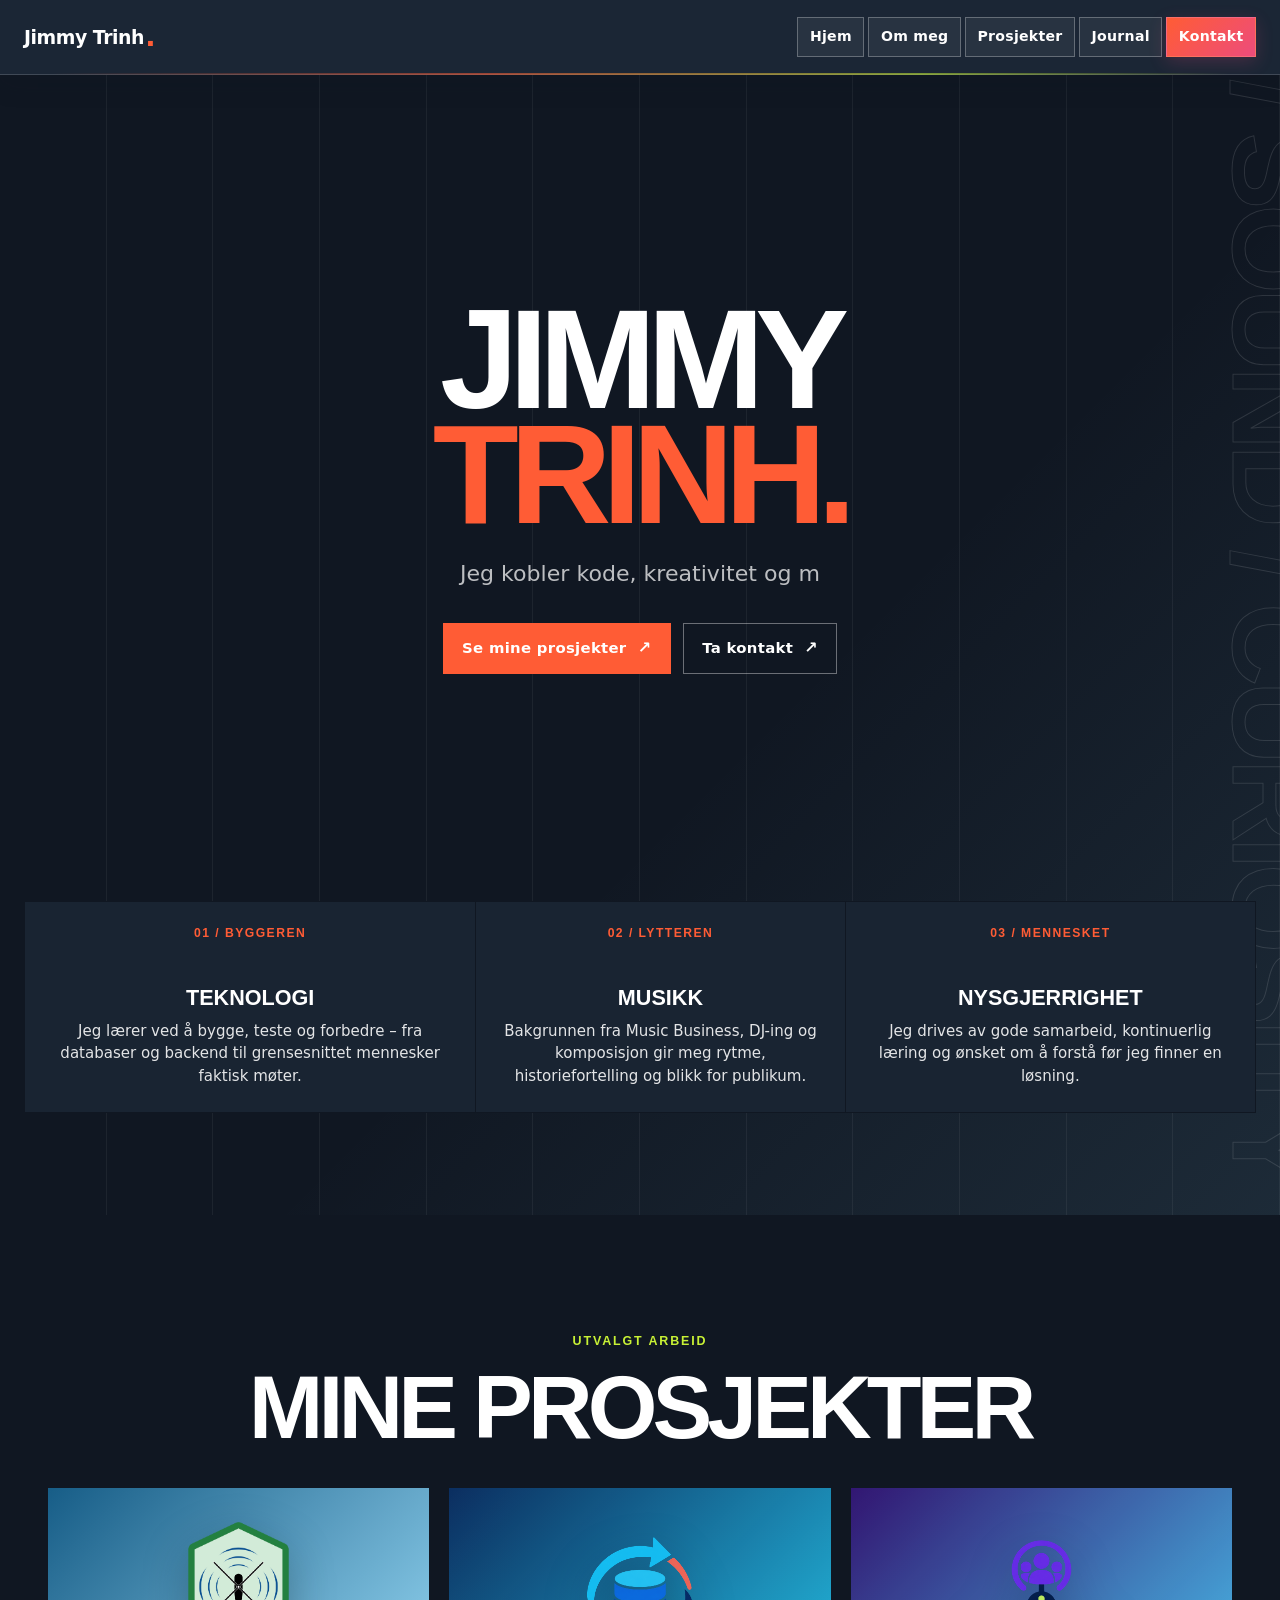
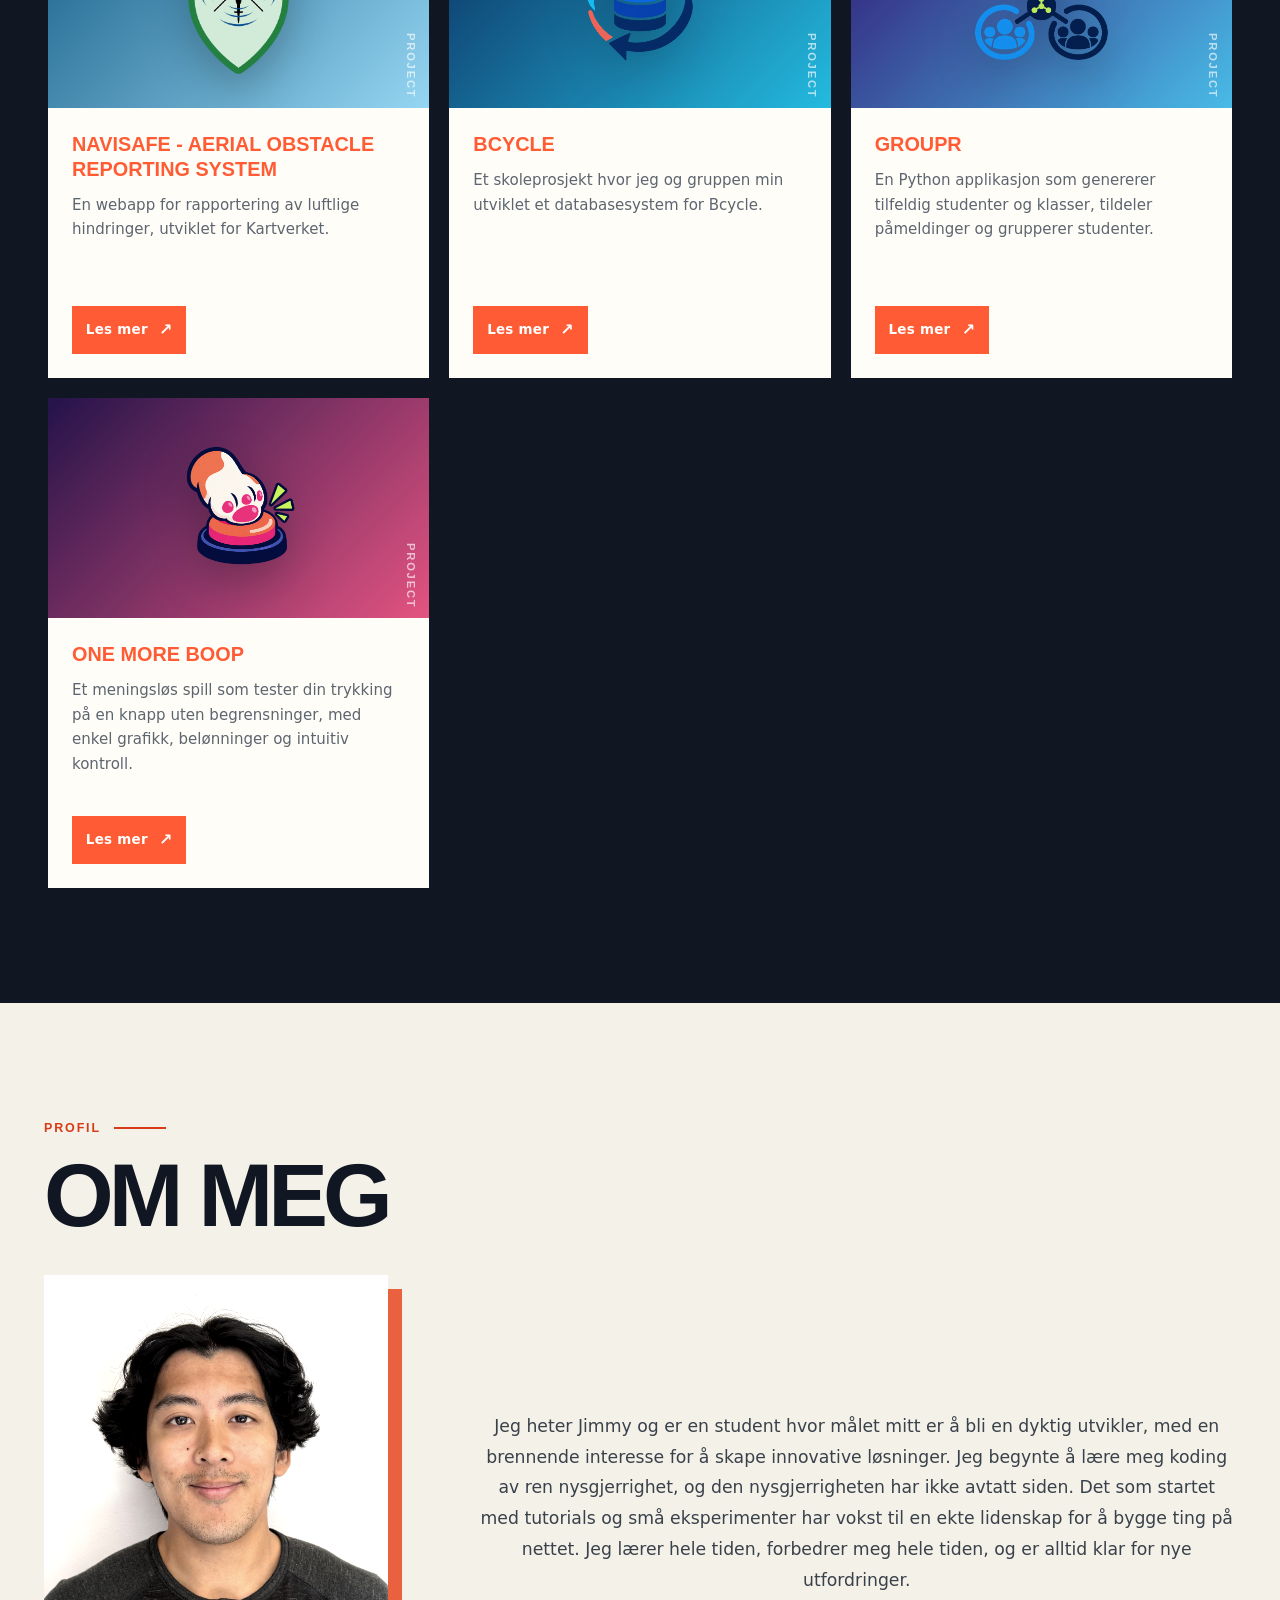
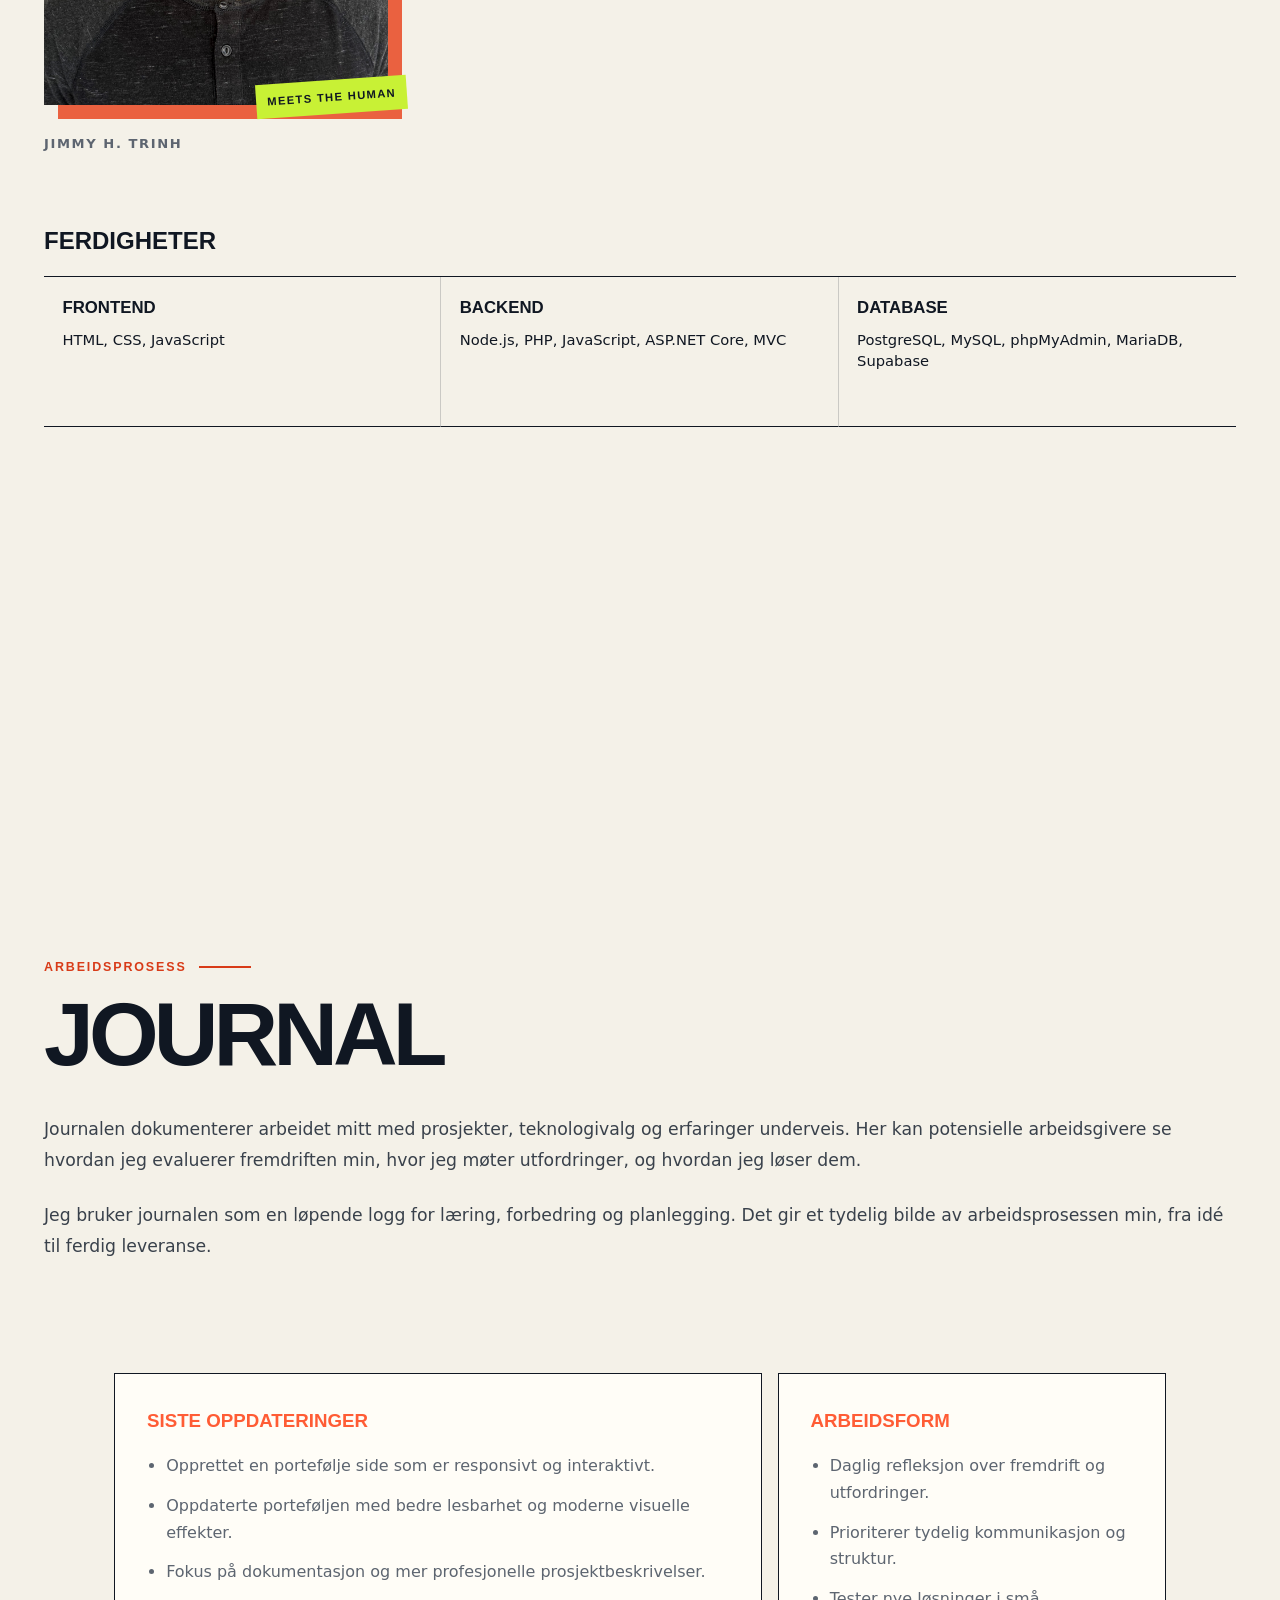
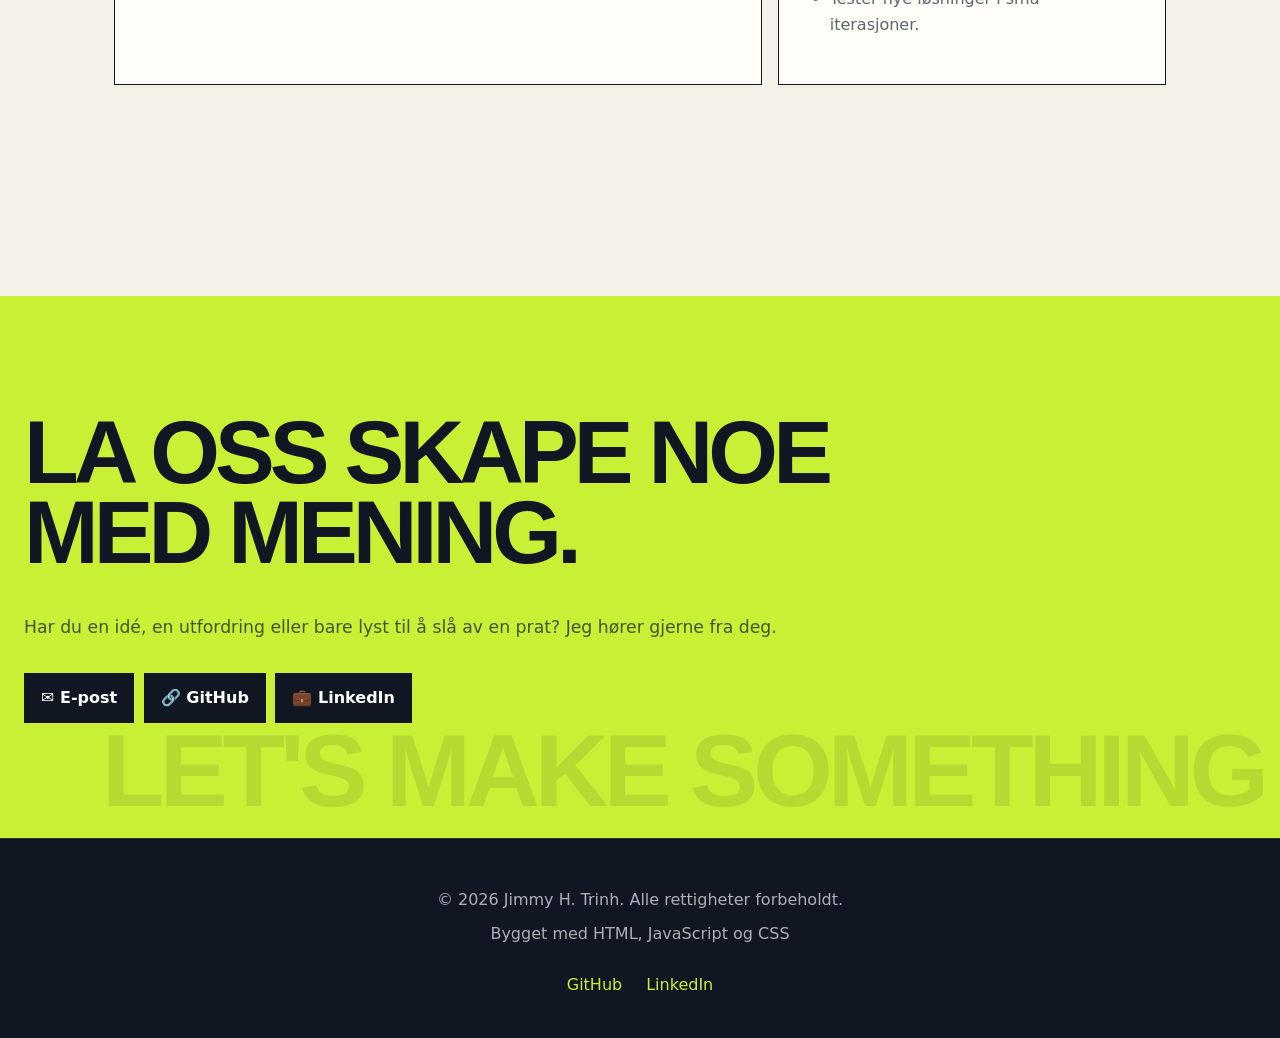
<file: index.html>
<!DOCTYPE html>
<html lang="no">
<head>
    <meta charset="UTF-8">
    <meta name="viewport" content="width=device-width, initial-scale=1, viewport-fit=cover">
    <meta name="theme-color" content="#1b2635">
    <title>Jimmy H. Trinh - Min portefølje</title>
    <style>
/* Reset og basis */
* { margin: 0; padding: 0; box-sizing: border-box; }

/* CSS-variabler */
:root {
    --primary: #1a1a1a;
    --secondary: #ffffff;
    --accent: #FF6B35;
    --light-gray: #f5f5f5;
    --dark-gray: #333333;
    --text-on-light: #2a2a2a;
    --text-on-dark: #e0e0e0;
}

/* Basis styling for body */
body {
    font-family: -apple-system, BlinkMacSystemFont, 'SF Pro Display', 'SF Pro Text', sans-serif;
    color: var(--primary);
    background-color: var(--secondary);
    line-height: 1.6;
    -webkit-font-smoothing: antialiased;
}

/* Styling for header */
header {
    position: sticky;
    top: 0;
    z-index: 999;
    background: rgba(26, 26, 26, 0.95);
    backdrop-filter: blur(10px);
}

nav {
    display: flex;
    justify-content: space-between;
    align-items: center;
    padding: 1.25rem 2rem;
    flex-wrap: wrap;
}

nav .logo { font-size: 1.5rem; font-weight: bold; color: #ffffff; }

nav div { display: flex; gap: 1.25rem 3rem; }

nav a {
    text-decoration: none;
    color: rgba(255,255,255,0.85);
    transition: color 0.3s ease;
    position: relative;
}

nav a:hover { color: var(--accent); }

/* Animert understrek-effekt for navigasjonslenker ved hover */
nav a::after {
    content: '';
    position: absolute;
    width: 0;
    height: 2px;
    bottom: -5px;
    left: 0;
    background-color: var(--accent);
    transition: width 0.3s ease;
}

nav a:hover::after {
    width: 100%;
}

/* Generell seksjon styling */
section { scroll-margin-top: 80px; }

/* Hero-seksjon styling */
.hero {
    min-height: 100vh;
    display: flex;
    align-items: center;
    justify-content: center;
    text-align: center;
    padding: 2rem;
    background: linear-gradient(135deg, var(--secondary) 0%, var(--light-gray) 100%);
    position: relative;
    overflow: hidden;
}

.hero::before {
    content: '';
    position: absolute;
    inset: 0;
    background: radial-gradient(circle at 30% 40%, rgba(255,107,53,0.1) 0%, transparent 50%),
                radial-gradient(circle at 70% 80%, rgba(255,107,53,0.05) 0%, transparent 50%);
    pointer-events: none;
}

.hero h1 {
    font-size: 3.5rem;
    margin-bottom: 1rem;
    font-weight: 700;
    background: linear-gradient(135deg, var(--primary), var(--accent));
    -webkit-background-clip: text;
    -webkit-text-fill-color: transparent;
    background-clip: text;
    animation: fadeInUp 0.8s ease;
}

.hero p {
    font-size: 1.25rem;
    color: var(--dark-gray);
    margin-bottom: 2rem;
    max-width: 600px;
    margin-left: auto;
    margin-right: auto;
    animation: fadeInUp 1s ease;
}

/* Knapper styling */
.btn {
    display: inline-block;
    padding: 0.875rem 2.5rem;
    background: linear-gradient(135deg, var(--accent), #ff8550);
    color: var(--secondary);
    text-decoration: none;
    border-radius: 50px;
    transition: all 0.3s cubic-bezier(0.4, 0, 0.2, 1);
    border: none;
    cursor: pointer;
    font-weight: 600;
    font-size: 1rem;
    position: relative;
    overflow: hidden;
    box-shadow: 0 4px 15px rgba(255,107,53,0.3);
}

.btn::before {
    content: '';
    position: absolute;
    top: 0; left: -100%;
    width: 100%; height: 100%;
    background: linear-gradient(90deg, transparent, rgba(255,255,255,0.2), transparent);
    transition: left 0.5s;
}

.btn:hover::before { left: 100%; }

.btn:hover {
    transform: translateY(-3px);
    box-shadow: 0 8px 25px rgba(255,107,53,0.4);
}

/* Om meg-seksjon styling */
.about-section {
    padding: 4rem 2rem;
    max-width: 900px;
    margin: 0 auto;
    background: var(--light-gray);
}

.about-section h2 {
    font-size: 2.5rem;
    margin-bottom: 2rem;
    color: var(--primary);
    text-align: center;
}

.about-section p {
    font-size: 1.1rem;
    color: var(--dark-gray);
    margin-bottom: 1.5rem;
    line-height: 1.8;
}

.about-intro {
    display: flex;
    flex-direction: column;
    align-items: center;
    gap: 1.5rem;
    margin-bottom: 2rem;
    text-align: center;
}

.about-photo-wrapper {
    display: flex;
    flex-direction: column;
    align-items: center;
    gap: 0.75rem;
}

.about-photo {
    width: 180px;
    height: 180px;
    border-radius: 50%;
    object-fit: cover;
    object-position: center top;
    border: 4px solid var(--accent);
    box-shadow: 0 8px 32px rgba(255,107,53,0.25), 0 2px 8px rgba(0,0,0,0.10);
    display: block;
    transition: transform 0.3s ease, box-shadow 0.3s ease;
}

.about-photo:hover {
    transform: scale(1.04);
    box-shadow: 0 14px 40px rgba(255,107,53,0.35), 0 4px 16px rgba(0,0,0,0.12);
}

.about-photo-name {
    font-size: 0.9rem;
    font-weight: 600;
    color: var(--accent);
    letter-spacing: 0.04em;
}

.about-text {
    max-width: 700px;
    text-align: left;
}

.skills-container {
    display: grid;
    grid-template-columns: repeat(auto-fit, minmax(200px, 1fr));
    gap: 1.5rem;
    margin-top: 3rem;
}

.skill-item {
    background: var(--secondary);
    padding: 1.5rem;
    border-radius: 16px;
    box-shadow: 0 4px 20px rgba(0,0,0,0.08);
    transition: all 0.3s cubic-bezier(0.4, 0, 0.2, 1);
    border: 1px solid rgba(26,26,26,0.08);
    position: relative;
    overflow: hidden;
}

.skill-item::before {
    content: '';
    position: absolute;
    inset: 0;
    background: linear-gradient(135deg, rgba(255,107,53,0.05), transparent);
    opacity: 0;
    transition: opacity 0.3s ease;
}

.skill-item:hover::before { opacity: 1; }

.skill-item:hover {
    transform: translateY(-8px);
    box-shadow: 0 12px 30px rgba(255,107,53,0.15);
    border-color: rgba(255,107,53,0.2);
}

.skill-item h3 { color: var(--accent); margin-bottom: 0.5rem; }

.portfolio {
    padding: 4rem 2rem;
    max-width: 1200px;
    margin: 0 auto;
}

.portfolio h2 {
    font-size: 2.5rem;
    margin-bottom: 3rem;
    text-align: center;
}

.portfolio-grid {
    display: grid;
    grid-template-columns: repeat(auto-fit, minmax(300px, 1fr));
    gap: 2rem;
}

.portfolio-card {
    display: block;
    text-decoration: none;
    color: inherit;
    background: var(--light-gray);
    border-radius: 28px;
    overflow: hidden;
    box-shadow: 0 4px 20px rgba(0,0,0,0.08);
    transition: transform 0.4s cubic-bezier(0.4,0,0.2,1), box-shadow 0.4s;
    border: 1px solid rgba(26,26,26,0.08);
    position: relative;
}

.portfolio-card::before {
    content: '';
    position: absolute;
    inset: 0;
    background: linear-gradient(135deg, rgba(255,107,53,0.1), rgba(255,107,53,0.05));
    opacity: 0;
    transition: opacity 0.3s ease;
    pointer-events: none;
}

.portfolio-card:hover::before { opacity: 1; }

.portfolio-card:hover {
    transform: translateY(-12px) scale(1.02);
    box-shadow: 0 20px 40px rgba(255,107,53,0.15);
    border-color: rgba(255,107,53,0.2);
}

.portfolio-card h3, .portfolio-card p { color: var(--primary); }

.card-content {
    padding: 1.75rem;
    display: flex;
    flex-direction: column;
    align-items: center;
    text-align: center;
}

.card-content h3 { font-size: 1.25rem; margin-bottom: 0.75rem; }

.project-detail {
    display: grid;
    grid-template-columns: minmax(0, 1fr) 320px;
    gap: 2rem;
    max-width: 1100px;
    margin: 3rem auto 0;
    padding: 0;
}

.project-summary, .project-side {
    background: var(--secondary);
    border-radius: 24px;
    padding: 2rem;
    box-shadow: 0 24px 50px rgba(0,0,0,0.06);
}

.project-summary h3, .project-side h3 { color: var(--accent); margin-bottom: 1rem; }

.project-summary ul, .project-side ul {
    list-style: disc;
    padding-left: 1.2rem;
    margin-top: 1rem;
    color: var(--dark-gray);
}

.project-summary li, .project-side li { margin-bottom: 0.85rem; }

.contact-section {
    padding: 5rem 2rem;
    background: linear-gradient(135deg, rgba(255,107,53,0.18), rgba(255,255,255,0.96));
    color: var(--primary);
    text-align: center;
    position: relative;
    overflow: hidden;
}

.contact-section::before {
    content: '';
    position: absolute;
    inset: 0;
    background: radial-gradient(circle at 20% 30%, rgba(255,255,255,0.65), transparent 15%),
                radial-gradient(circle at 80% 70%, rgba(255,107,53,0.12), transparent 22%);
    pointer-events: none;
}

.contact-section > * { position: relative; z-index: 1; }
.contact-section h2 { font-size: 2.5rem; margin-bottom: 2rem; color: var(--primary); }
.contact-section p { font-size: 1.1rem; margin-bottom: 2rem; color: var(--dark-gray); }

.contact-links {
    display: flex;
    justify-content: center;
    gap: 2rem;
    flex-wrap: wrap;
}

.contact-link {
    display: inline-flex;
    align-items: center;
    gap: 0.5rem;
    padding: 0.75rem 1.5rem;
    background: var(--accent);
    color: var(--secondary);
    text-decoration: none;
    border-radius: 50px;
    transition: all 0.3s ease;
}

.contact-link:hover {
    transform: translateY(-2px);
    box-shadow: 0 10px 20px rgba(255,107,53,0.3);
}

footer {
    background: var(--primary);
    color: var(--secondary);
    text-align: center;
    padding: 2rem;
    margin-top: 4rem;
}

footer p { margin: 0.5rem 0; }

footer .social-links {
    margin-top: 1.5rem;
    display: flex;
    justify-content: center;
    gap: 1.5rem;
}

footer a { color: var(--accent); text-decoration: none; transition: color 0.3s ease; }
footer a:hover { color: var(--secondary); }

::-webkit-scrollbar { width: 8px; }
::-webkit-scrollbar-track { background: var(--light-gray); }
::-webkit-scrollbar-thumb { background: var(--accent); border-radius: 4px; }
::-webkit-scrollbar-thumb:hover { background: #e55a2b; }

::selection { background: rgba(255,107,53,0.3); color: var(--primary); }

@keyframes fadeInUp {
    from { opacity: 0; transform: translateY(30px); }
    to   { opacity: 1; transform: translateY(0); }
}

/* Responsiv design for tabletter og store mobiltelefoner */
@media (max-width: 768px) {
    nav { flex-direction: column; gap: 1rem; }
    nav a { margin: 0.5rem 0; }
    .hero h1 { font-size: 2rem; }
    .hero p { font-size: 1rem; }
    .hero { padding: 4rem 1rem; }
    .about-section { padding: 2rem 1rem; }
    .portfolio { padding: 2rem 1rem; }
    .contact-section { padding: 2rem 1rem; }
    .btn { padding: 0.75rem 1.5rem; font-size: 0.9rem; }
    .portfolio-grid { grid-template-columns: 1fr; }
    .project-detail { grid-template-columns: 1fr; }
    .about-photo-wrapper { text-align: center; margin-bottom: 1rem; }
    .about-intro { flex-direction: column; align-items: center; }
}

/* Ytterligere tilpasninger for små mobiltelefoner */
@media (max-width: 480px) {
    .hero h1 { font-size: 1.5rem; }
    .hero p { font-size: 0.9rem; }
    .about-photo { width: 140px; height: 140px; }
    .hero { padding: 3rem 1rem; min-height: 80vh; }
    .about-section h2 { font-size: 2rem; }
    .portfolio h2 { font-size: 2rem; }
    .contact-section h2 { font-size: 2rem; }
    .btn { padding: 0.625rem 1.25rem; font-size: 0.85rem; }
}

/* Mørk modus støtte for brukere som foretrekker mørkt tema */
@media (prefers-color-scheme: dark) {
    :root {
        --primary: #ffffff;
        --secondary: #0a0a0a;
        --light-gray: #1a1a1a;
        --dark-gray: #cccccc;
    }
    nav { background: rgba(10,10,10,0.95) !important; }
    .hero { background: linear-gradient(135deg, var(--secondary) 0%, var(--light-gray) 100%); }
    .portfolio-card, .skill-item { border: 1px solid rgba(255,255,255,0.1); }
    .project-summary, .project-side { background: var(--light-gray); border: 1px solid rgba(255,255,255,0.1); }
    .about-photo { box-shadow: 0 8px 32px rgba(255,107,53,0.35), 0 2px 8px rgba(0,0,0,0.4); }
}
    </style>
    <link rel="stylesheet" href="identity-ui.css?v=20260913">
</head>
<body>
    <a class="skip-link" href="#main-content">Hopp til innhold</a>
    <!-- Header-seksjon med navigasjon -->
    <header>
        <nav>
            <span class="logo">Jimmy Trinh</span>
            <div>
                <a href="#hjem">Hjem</a>
                <a href="#om-meg">Om meg</a>
                <a href="#prosjekter">Prosjekter</a>
                <a href="journal.html">Journal</a>
                <a href="#kontakt">Kontakt</a>
            </div>
        </nav>
    </header>

    <!-- Hero-seksjon som introduserer siden -->
    <main id="main-content">
    <section class="hero" id="hjem">
        <div>
            <h1>Jimmy <span>Trinh.</span></h1>
            <p>Jeg kobler kode, kreativitet og menneskelig forståelse for å lage digitale løsninger med både struktur og personlighet.</p>
            <div class="hero-actions">
                <a href="#prosjekter" class="btn">Se mine prosjekter</a>
                <a href="#kontakt" class="btn btn-secondary">Ta kontakt</a>
            </div>
        </div>

        <div class="identity-grid" aria-label="Tre sider av Jimmy">
            <article class="identity-card">
                <span class="number">01 / BYGGEREN</span>
                <h3>Teknologi</h3>
                <p>Jeg lærer ved å bygge, teste og forbedre – fra databaser og backend til grensesnittet mennesker faktisk møter.</p>
            </article>
            <article class="identity-card">
                <span class="number">02 / LYTTEREN</span>
                <h3>Musikk</h3>
                <p>Bakgrunnen fra Music Business, DJ-ing og komposisjon gir meg rytme, historiefortelling og blikk for publikum.</p>
            </article>
            <article class="identity-card">
                <span class="number">03 / MENNESKET</span>
                <h3>Nysgjerrighet</h3>
                <p>Jeg drives av gode samarbeid, kontinuerlig læring og ønsket om å forstå før jeg finner en løsning.</p>
            </article>
        </div>
    </section>

    <!-- Prosjekter-seksjon -->
    <section class="portfolio" id="prosjekter">
        <span class="section-kicker">Utvalgt arbeid</span>
        <h2>Mine prosjekter</h2>
        <div class="portfolio-grid">
            <a class="portfolio-card" href="navi-safe.html">
                <div class="project-visual visual-navisafe"><img src="Navi-Safe-logo.png" alt="" decoding="async"></div>
                <div class="card-content">
                    <h3>NaviSafe - Aerial Obstacle Reporting System</h3>
                    <p>En webapp for rapportering av luftlige hindringer, utviklet for Kartverket.</p>
                    <span class="btn" style="margin-top:1rem;font-size:0.9rem;padding:0.5rem 1rem;">Les mer</span>
                </div>
            </a>
            <a class="portfolio-card" href="bcycle.html">
                <div class="project-visual visual-bcycle"><img src="bcycle-logo.png" alt="" loading="lazy" decoding="async"></div>
                <div class="card-content">
                    <h3>Bcycle</h3>
                    <p>Et skoleprosjekt hvor jeg og gruppen min utviklet et databasesystem for Bcycle.</p>
                    <span class="btn" style="margin-top:1rem;font-size:0.9rem;padding:0.5rem 1rem;">Les mer</span>
                </div>
            </a>
            <a class="portfolio-card" href="groupr.html">
                <div class="project-visual visual-groupr"><img src="groupr-logo.png" alt="" loading="lazy" decoding="async"></div>
                <div class="card-content">
                    <h3>Groupr</h3>
                    <p>En Python applikasjon som genererer tilfeldig studenter og klasser, tildeler påmeldinger og grupperer studenter.</p>
                    <span class="btn" style="margin-top:1rem;font-size:0.9rem;padding:0.5rem 1rem;">Les mer</span>
                </div>
            </a>
            <a class="portfolio-card" href="one-more-boop.html">
                <div class="project-visual visual-one-more-boop"><img src="one-more-boop-logo.png" alt="" loading="lazy" decoding="async"></div>
                <div class="card-content">
                    <h3>One More Boop</h3>
                    <p>Et meningsløs spill som tester din trykking på en knapp uten begrensninger, med enkel grafikk, belønninger og intuitiv kontroll.</p>
                    <span class="btn" style="margin-top:1rem;font-size:0.9rem;padding:0.5rem 1rem;">Les mer</span>
                </div>
            </a>
        </div>
    </section>

    <!-- Om meg-seksjon -->
    <section class="about-section" id="om-meg">
        <span class="section-kicker">Profil</span>
        <h2>Om meg</h2>
        <div class="about-intro">
            <div class="about-photo-wrapper">
                <img src="jimmy-portrett.jpg" alt="Portrett av Jimmy Trinh" class="about-photo about-photo-new" />
                <span class="about-photo-name">Jimmy H. Trinh</span>
            </div>
            <div class="about-text">
                <p>Jeg heter Jimmy og er en student hvor målet mitt er å bli en dyktig utvikler, med en brennende interesse for å skape innovative løsninger.
                Jeg begynte å lære meg koding av ren nysgjerrighet, og den nysgjerrigheten har ikke avtatt siden. Det som startet med tutorials og små eksperimenter har vokst til en ekte lidenskap for å bygge ting på nettet.
                Jeg lærer hele tiden, forbedrer meg hele tiden, og er alltid klar for nye utfordringer.</p>
            </div>
        </div>

        <h3 class="skills-title">Ferdigheter</h3>
        <div class="skills-container">
            <div class="skill-item"><h3>Frontend</h3><p>HTML, CSS, JavaScript</p></div>
            <div class="skill-item"><h3>Backend</h3><p>Node.js, PHP, JavaScript, ASP.NET Core, MVC</p></div>
            <div class="skill-item"><h3>Database</h3><p>PostgreSQL, MySQL, phpMyAdmin, MariaDB, Supabase</p></div>
            <div class="skill-item"><h3>Infrastruktur</h3><p>.NET Aspire, Docker</p></div>
            <div class="skill-item"><h3>Skytjenester</h3><p>Azure, Google Cloud, iCloud, Microsoft 365</p></div>
            <div class="skill-item"><h3>Språk</h3><p>Python, C#, PHP, CSS, SQL, HTML, JavaScript</p></div>
            <div class="skill-item"><h3>Andre tekniske ferdigheter</h3><p>KNIME, Excel, Word, PowerPoint, Anaconda Distribution</p></div>
        </div>
    </section>

    <!-- Journal-seksjon -->
    <section class="about-section" id="journal">
        <span class="section-kicker">Arbeidsprosess</span>
        <h2>Journal</h2>
        <p>Journalen dokumenterer arbeidet mitt med prosjekter, teknologivalg og erfaringer underveis. Her kan potensielle arbeidsgivere se hvordan jeg evaluerer fremdriften min, hvor jeg møter utfordringer, og hvordan jeg løser dem.</p>
        <p>Jeg bruker journalen som en løpende logg for læring, forbedring og planlegging. Det gir et tydelig bilde av arbeidsprosessen min, fra idé til ferdig leveranse.</p>
        <div class="project-detail">
            <div class="project-summary">
                <h3>Siste oppdateringer</h3>
                <ul style="text-align:left;">
                    <li>Opprettet en portefølje side som er responsivt og interaktivt.</li>
                    <li>Oppdaterte porteføljen med bedre lesbarhet og moderne visuelle effekter.</li>
                    <li>Fokus på dokumentasjon og mer profesjonelle prosjektbeskrivelser.</li>
                </ul>
            </div>
            <div class="project-side">
                <h3>Arbeidsform</h3>
                <ul style="text-align:left;">
                    <li>Daglig refleksjon over fremdrift og utfordringer.</li>
                    <li>Prioriterer tydelig kommunikasjon og struktur.</li>
                    <li>Tester nye løsninger i små iterasjoner.</li>
                </ul>
            </div>
        </div>
    </section>

    <!-- Kontakt-seksjon -->
    <section class="contact-section" id="kontakt">
        <h2>La oss skape noe med mening.</h2>
        <p>Har du en idé, en utfordring eller bare lyst til å slå av en prat? Jeg hører gjerne fra deg.</p>
        <div class="contact-links">
            <a href="mailto:jimmyht98@hotmail.com" class="contact-link">✉️ E-post</a>
            <a href="https://github.com/jimmyht98" class="contact-link" target="_blank">🔗 GitHub</a>
            <a href="https://www.linkedin.com/in/jimmy-trinh-578951264/" class="contact-link" target="_blank">💼 LinkedIn</a>
        </div>
    </section>
    </main>

    <!-- Footer-seksjon -->
    <footer>
        <p>&copy; 2026 Jimmy H. Trinh. Alle rettigheter forbeholdt.</p>
        <p>Bygget med HTML, JavaScript og CSS</p>
        <div class="social-links">
            <a href="https://github.com/jimmyht98" target="_blank">GitHub</a>
            <a href="https://www.linkedin.com/in/jimmy-trinh-578951264/" target="_blank">LinkedIn</a>
        </div>
    </footer>

    <!-- JavaScript for interaktivitet -->
    <script>
        document.querySelectorAll('a[href^="#"]').forEach(anchor => {
            anchor.addEventListener('click', function(e) {
                e.preventDefault();
                const target = document.querySelector(this.getAttribute('href'));
                if (target) target.scrollIntoView({ behavior: 'smooth', block: 'start' });
            });
        });

        const observer = new IntersectionObserver((entries) => {
            entries.forEach((entry, i) => {
                if (entry.isIntersecting) {
                    setTimeout(() => {
                        entry.target.style.opacity = '1';
                        entry.target.style.transform = 'translateY(0)';
                    }, i * 100);
                }
            });
        }, { threshold: 0.1, rootMargin: '0px 0px -50px 0px' });

        document.querySelectorAll('.portfolio-card, .skill-item').forEach(el => {
            el.style.opacity = '0';
            el.style.transform = 'translateY(20px)';
            el.style.transition = 'opacity 0.6s ease, transform 0.6s ease';
            observer.observe(el);
        });

        const heroSubtitle = document.querySelector('.hero p');
        if (heroSubtitle) {
            const originalText = heroSubtitle.textContent;
            heroSubtitle.textContent = '';
            let i = 0;
            const typeWriter = () => {
                if (i < originalText.length) {
                    heroSubtitle.textContent += originalText.charAt(i++);
                    setTimeout(typeWriter, 50);
                }
            };
            setTimeout(typeWriter, 1000);
        }

        const sectionObserver = new IntersectionObserver((entries) => {
            entries.forEach(entry => {
                if (entry.isIntersecting) {
                    entry.target.style.opacity = '1';
                    entry.target.style.transform = 'translateY(0)';
                }
            });
        }, { threshold: 0.1 });

        document.querySelectorAll('section').forEach(section => {
            section.style.opacity = '0';
            section.style.transform = 'translateY(30px)';
            section.style.transition = 'opacity 0.8s ease, transform 0.8s ease';
            sectionObserver.observe(section);
        });
    </script>
</body>
</html>
</file>
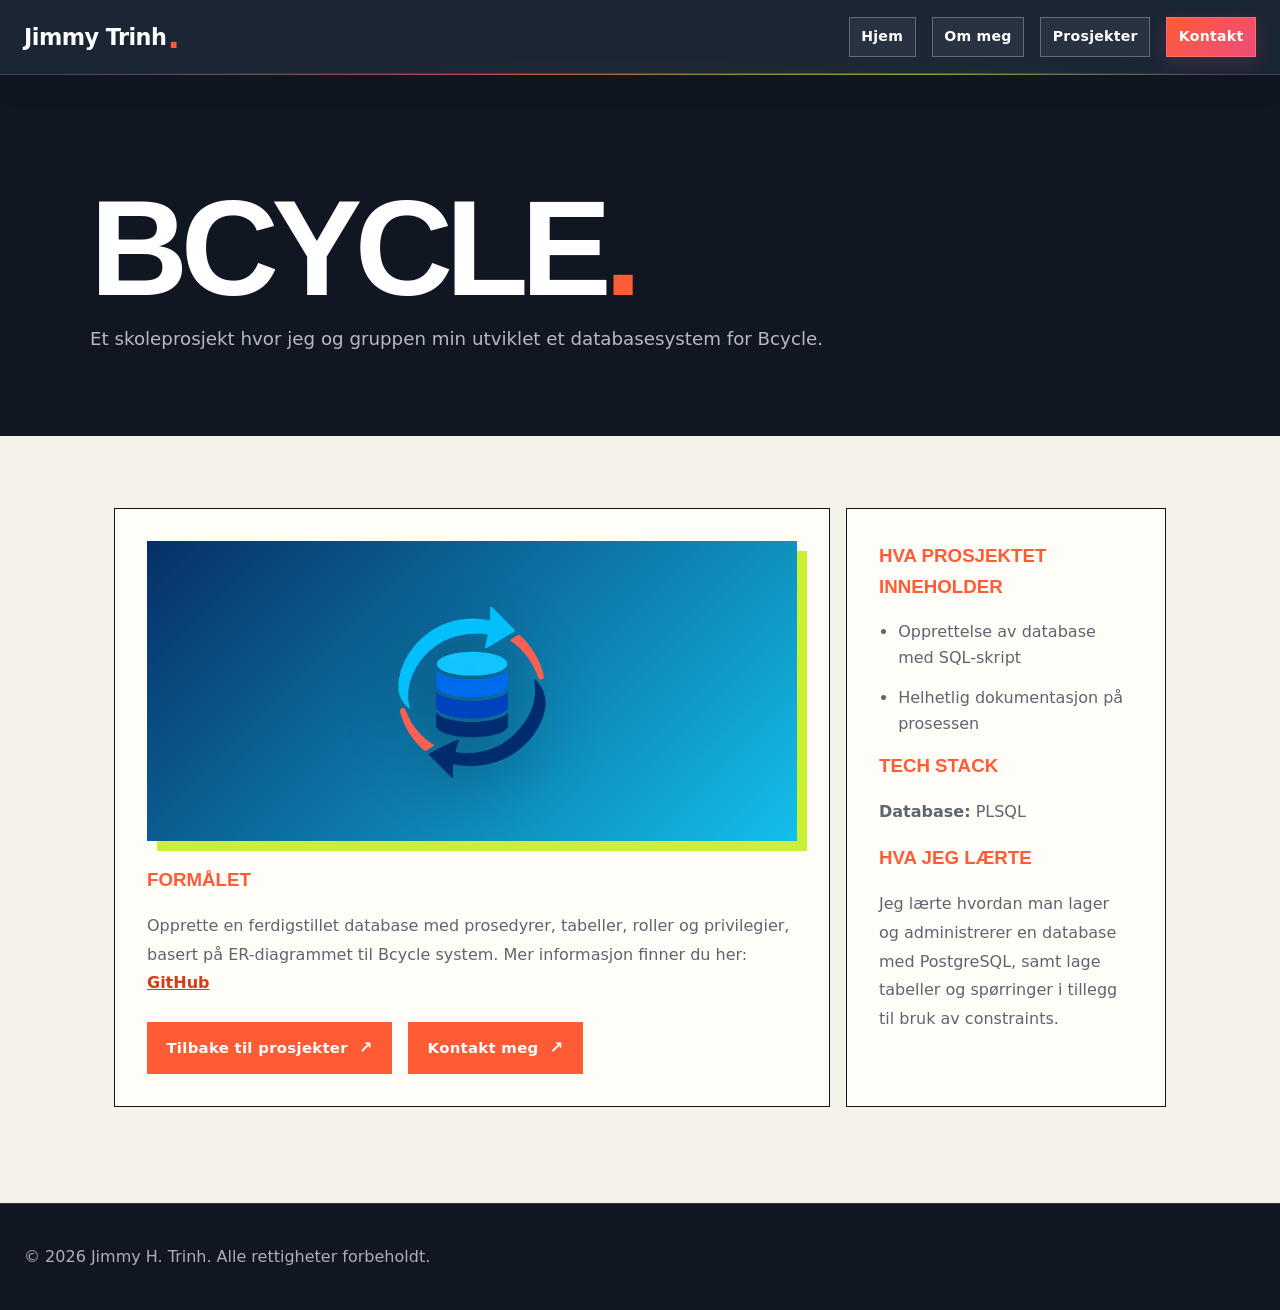
<file: bcycle.html>
<!DOCTYPE html>
<html lang="no">
<head>
    <meta charset="UTF-8">
    <meta name="viewport" content="width=device-width, initial-scale=1, viewport-fit=cover">
    <meta name="theme-color" content="#101722">
    <title>Bcycle - Jimmy H. Trinh</title>
    <link rel="stylesheet" href="style.css">
    <link rel="stylesheet" href="identity-ui.css">
</head>
<body>
    <a class="skip-link" href="#project-content">Hopp til innhold</a>
    <header>
        <nav>
            <span class="logo">Jimmy Trinh</span>
            <div>
                <a href="index.html">Hjem</a>
                <a href="index.html#om-meg">Om meg</a>
                <a href="index.html#prosjekter">Prosjekter</a>
                <a href="index.html#kontakt">Kontakt</a>
            </div>
        </nav>
    </header>

    <section class="project-hero">
        <div>
            <h2>Bcycle</h2>
            <p>Et skoleprosjekt hvor jeg og gruppen min utviklet et databasesystem for Bcycle.</p>
        </div>
    </section>

    <section class="project-detail" id="project-content">
        <div class="project-summary">
            <div class="project-image project-image-bcycle"><img src="bcycle-logo.png" alt="Bcycle-logo" decoding="async"></div>
            <h3>Formålet</h3>
            <p>Opprette en ferdigstillet database med prosedyrer, tabeller, roller og privilegier, basert på ER-diagrammet til Bcycle system.
                Mer informasjon finner du her: <a href="https://github.com/jimmyht98/IS309" target="_blank">GitHub</a>
            </p>
            <div class="project-buttons">
                <a href="index.html#prosjekter" class="btn">Tilbake til prosjekter</a>
                <a href="mailto:jimmyht98@hotmail.com" class="btn">Kontakt meg</a>
            </div>
        </div>

        <div class="project-side">
            <h3>Hva prosjektet inneholder</h3>
            <ul>
                <li>Opprettelse av database med SQL-skript</li>
                <li>Helhetlig dokumentasjon på prosessen</li>
            </ul>

            <h3>Tech Stack</h3>
            <p><b>Database:</b> PLSQL</p>

            <h3>Hva jeg lærte</h3>
            <p>Jeg lærte hvordan man lager og administrerer en database med PostgreSQL, samt lage tabeller og spørringer i tillegg til bruk av constraints.</p>
        </div>
    </section>

    <footer>
        <p>&copy; 2026 Jimmy H. Trinh. Alle rettigheter forbeholdt.</p>
    </footer>

    <script>
        // Smooth scrolling for navigasjon lenker
        document.querySelectorAll('a[href^="#"]').forEach(anchor => {
            anchor.addEventListener('click', function (e) {
                e.preventDefault();
                const target = document.querySelector(this.getAttribute('href'));
                if (target) {
                    target.scrollIntoView({
                        behavior: 'smooth',
                        block: 'start'
                    });
                }
            });
        });

         // Add smooth reveal for sections
         const sectionObserver = new IntersectionObserver((entries) => {
            entries.forEach(entry => {
                if (entry.isIntersecting) {
                    entry.target.style.opacity = '1';
                    entry.target.style.transform = 'translateY(0)';
                }
            });
        }, { threshold: 0.1 });

        document.querySelectorAll('section').forEach(section => {
            section.style.opacity = '0';
            section.style.transform = 'translateY(30px)';
            section.style.transition = 'opacity 0.8s ease, transform 0.8s ease';
            sectionObserver.observe(section);
        });
    </script>
</body>
</html>
</file>
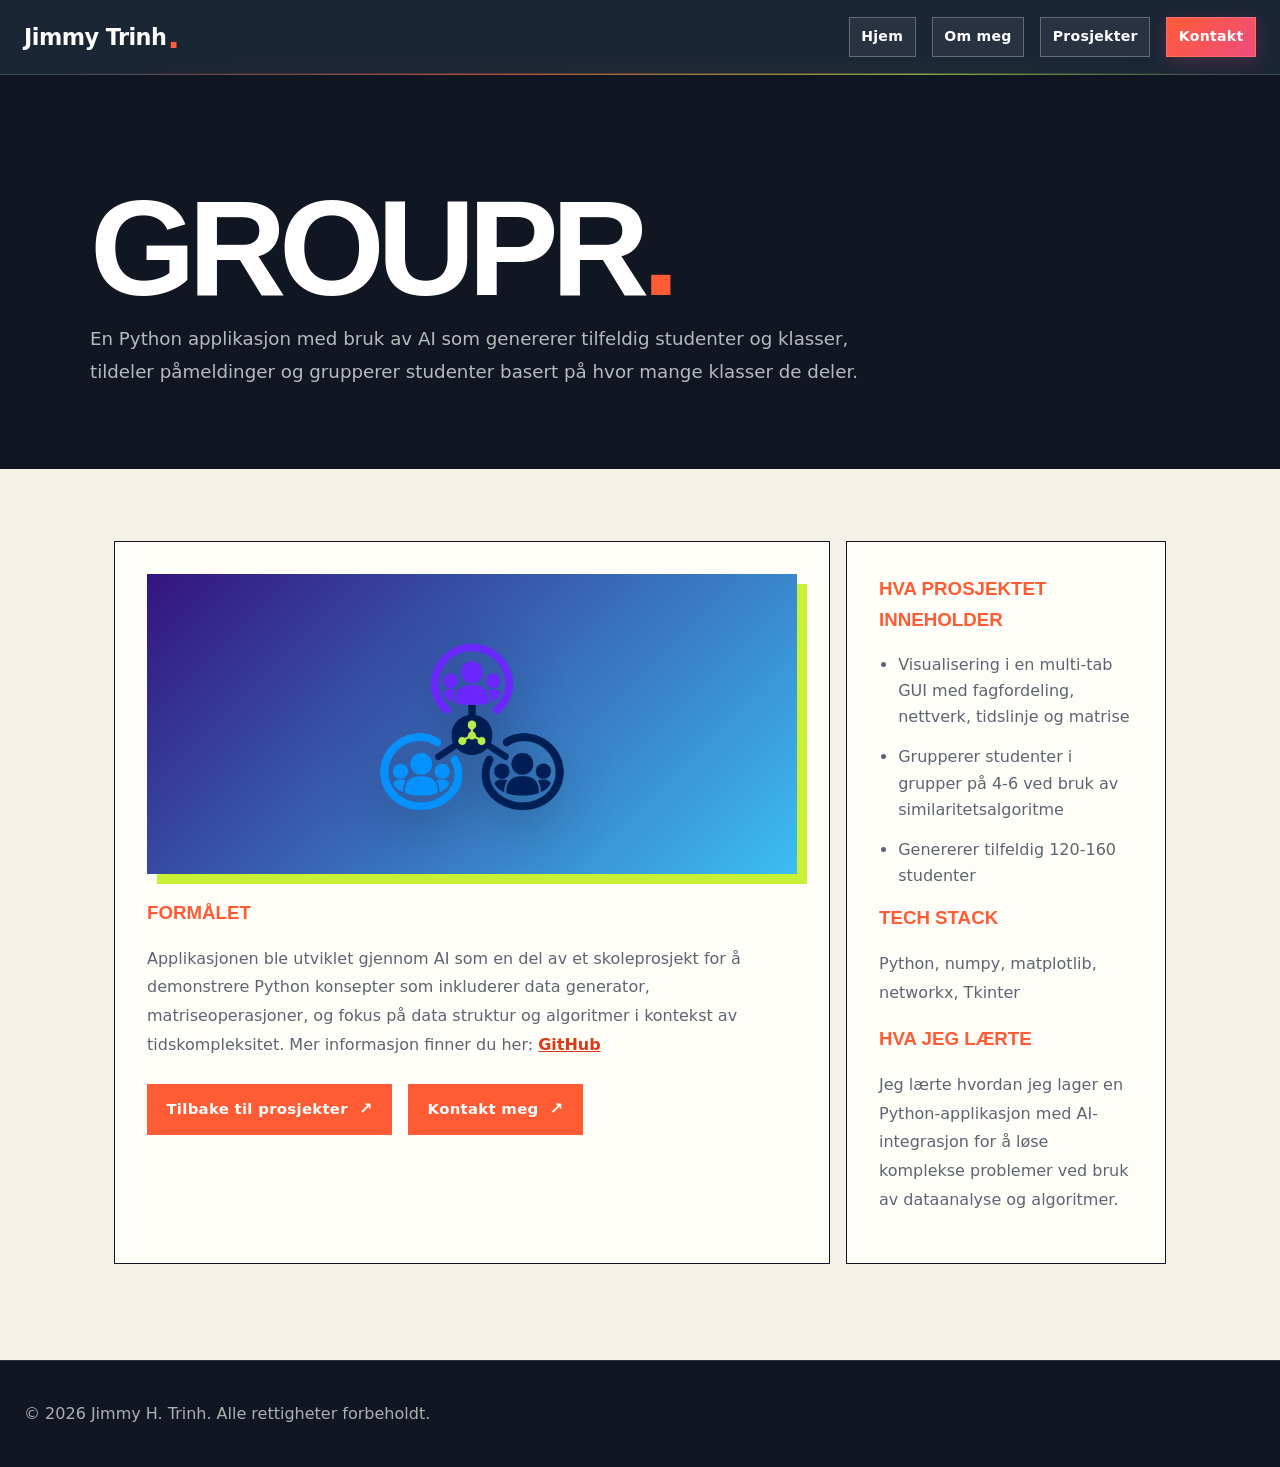
<file: groupr.html>
<!DOCTYPE html>
<html lang="no">
<head>
    <meta charset="UTF-8">
    <meta name="viewport" content="width=device-width, initial-scale=1, viewport-fit=cover">
    <meta name="theme-color" content="#101722">
    <title>Groupr - Jimmy H. Trinh</title>
    <link rel="stylesheet" href="style.css">
    <link rel="stylesheet" href="identity-ui.css">
</head>
<body>
    <a class="skip-link" href="#project-content">Hopp til innhold</a>
    <header>
        <nav>
            <span class="logo">Jimmy Trinh</span>
            <div>
                <a href="index.html">Hjem</a>
                <a href="index.html#om-meg">Om meg</a>
                <a href="index.html#prosjekter">Prosjekter</a>
                <a href="index.html#kontakt">Kontakt</a>
            </div>
        </nav>
    </header>

    <section class="project-hero">
        <div>
            <h2>Groupr</h2>
            <p>En Python applikasjon med bruk av AI som genererer tilfeldig studenter og klasser, tildeler påmeldinger og grupperer studenter basert på hvor mange klasser de deler.</p>
        </div>
    </section>

    <section class="project-detail" id="project-content">
        <div class="project-summary">
            <div class="project-image project-image-groupr"><img src="groupr-logo.png" alt="Groupr-logo" decoding="async"></div>
            <h3>Formålet</h3>
            <p>Applikasjonen ble utviklet gjennom AI som en del av et skoleprosjekt for å demonstrere Python konsepter som inkluderer data generator, matriseoperasjoner, og fokus på data struktur og algoritmer i kontekst av tidskompleksitet.
                Mer informasjon finner du her: <a href="https://github.com/jimmyht98/IS211" target="_blank">GitHub</a>
            </p>
            <div class="project-buttons">
                <a href="index.html#prosjekter" class="btn">Tilbake til prosjekter</a>
                <a href="mailto:jimmyht98@hotmail.com" class="btn">Kontakt meg</a>
            </div>
        </div>

        <div class="project-side">
            <h3>Hva prosjektet inneholder</h3>
            <ul>
                <li>Visualisering i en multi-tab GUI med fagfordeling, nettverk, tidslinje og matrise</li>
                <li>Grupperer studenter i grupper på 4-6 ved bruk av similaritetsalgoritme</li>
                <li>Genererer tilfeldig 120-160 studenter</li>
            </ul>

            <h3>Tech Stack</h3>
            <p>Python, numpy, matplotlib, networkx, Tkinter</p>

            <h3>Hva jeg lærte</h3>
            <p>Jeg lærte hvordan jeg lager en Python-applikasjon med AI-integrasjon for å løse komplekse problemer ved bruk av dataanalyse og algoritmer.</p>
        </div>
    </section>

    <footer>
        <p>&copy; 2026 Jimmy H. Trinh. Alle rettigheter forbeholdt.</p>
    </footer>

    <script>
        // Smooth scrolling for navigasjon lenker
        document.querySelectorAll('a[href^="#"]').forEach(anchor => {
            anchor.addEventListener('click', function (e) {
                e.preventDefault();
                const target = document.querySelector(this.getAttribute('href'));
                if (target) {
                    target.scrollIntoView({
                        behavior: 'smooth',
                        block: 'start'
                    });
                }
            });
        });

         // Add smooth reveal for sections
         const sectionObserver = new IntersectionObserver((entries) => {
            entries.forEach(entry => {
                if (entry.isIntersecting) {
                    entry.target.style.opacity = '1';
                    entry.target.style.transform = 'translateY(0)';
                }
            });
        }, { threshold: 0.1 });

        document.querySelectorAll('section').forEach(section => {
            section.style.opacity = '0';
            section.style.transform = 'translateY(30px)';
            section.style.transition = 'opacity 0.8s ease, transform 0.8s ease';
            sectionObserver.observe(section);
        });
    </script>
</body>
</html>
</file>
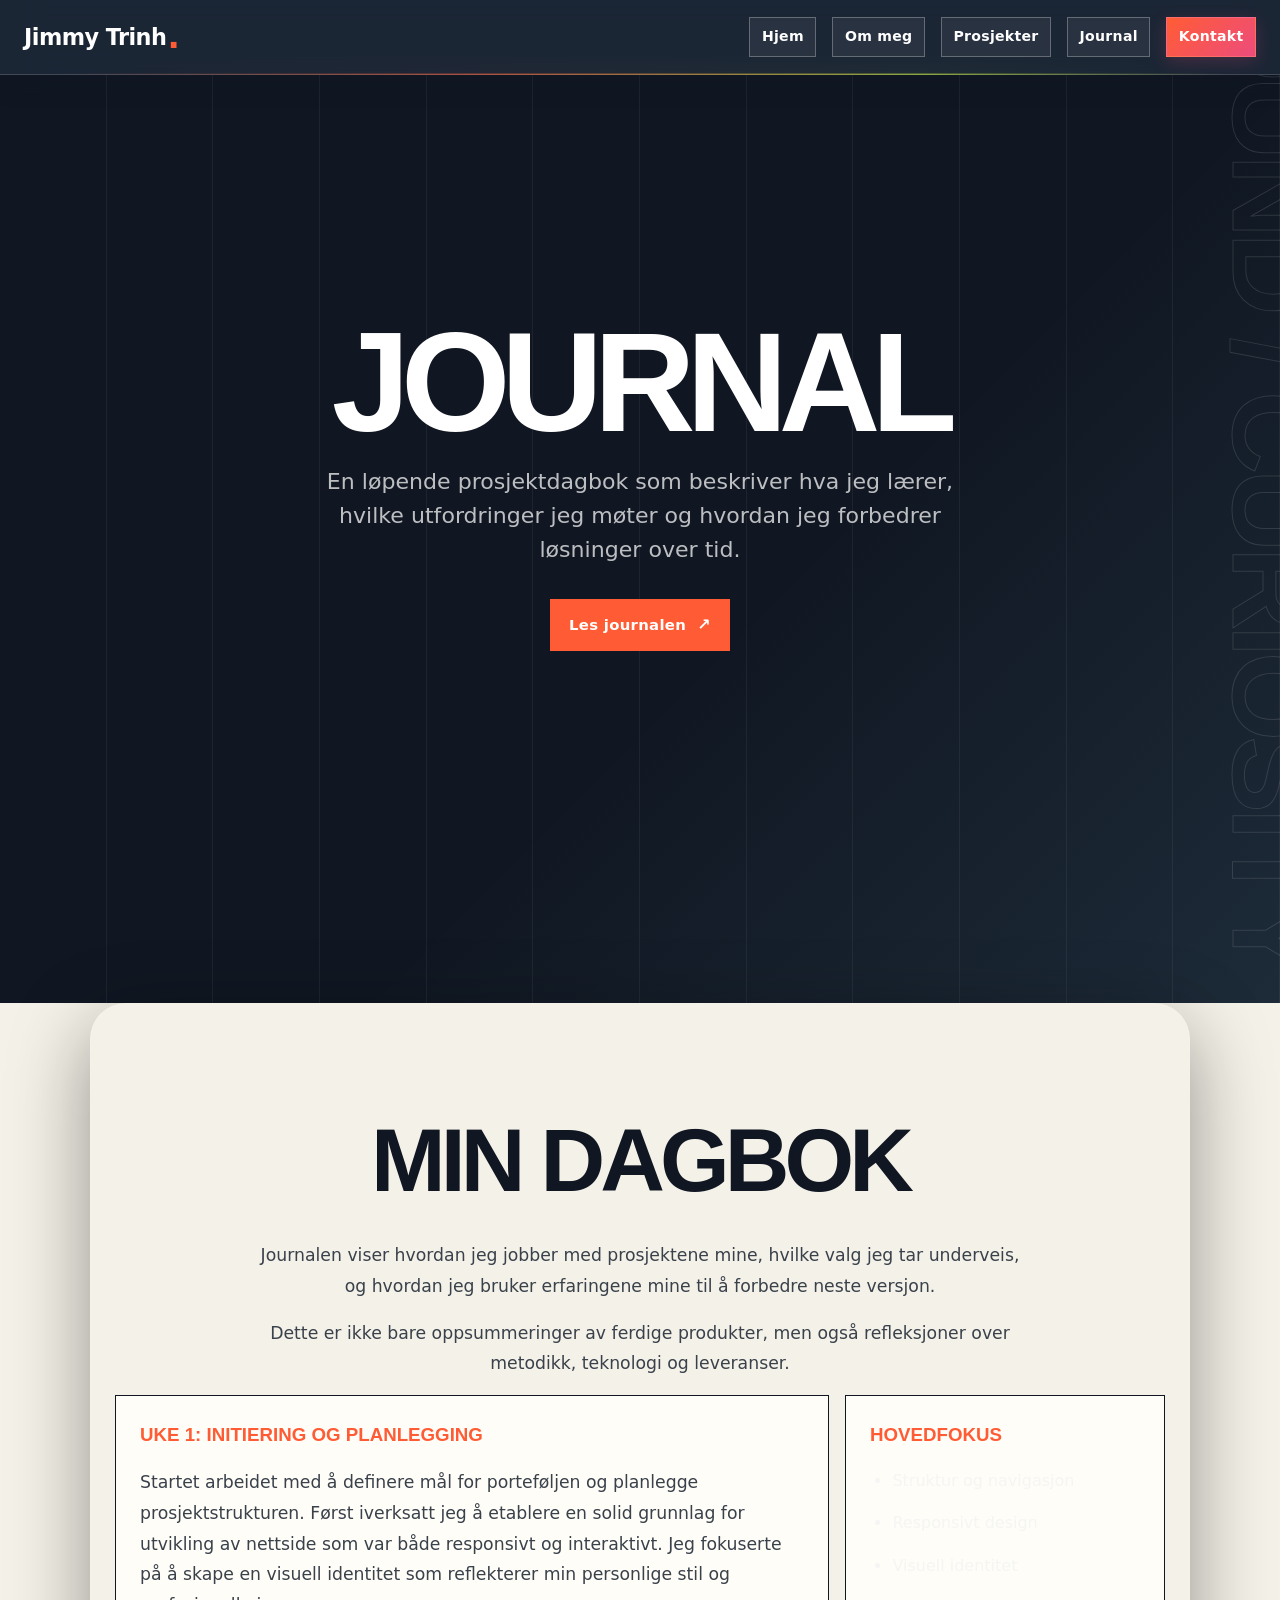
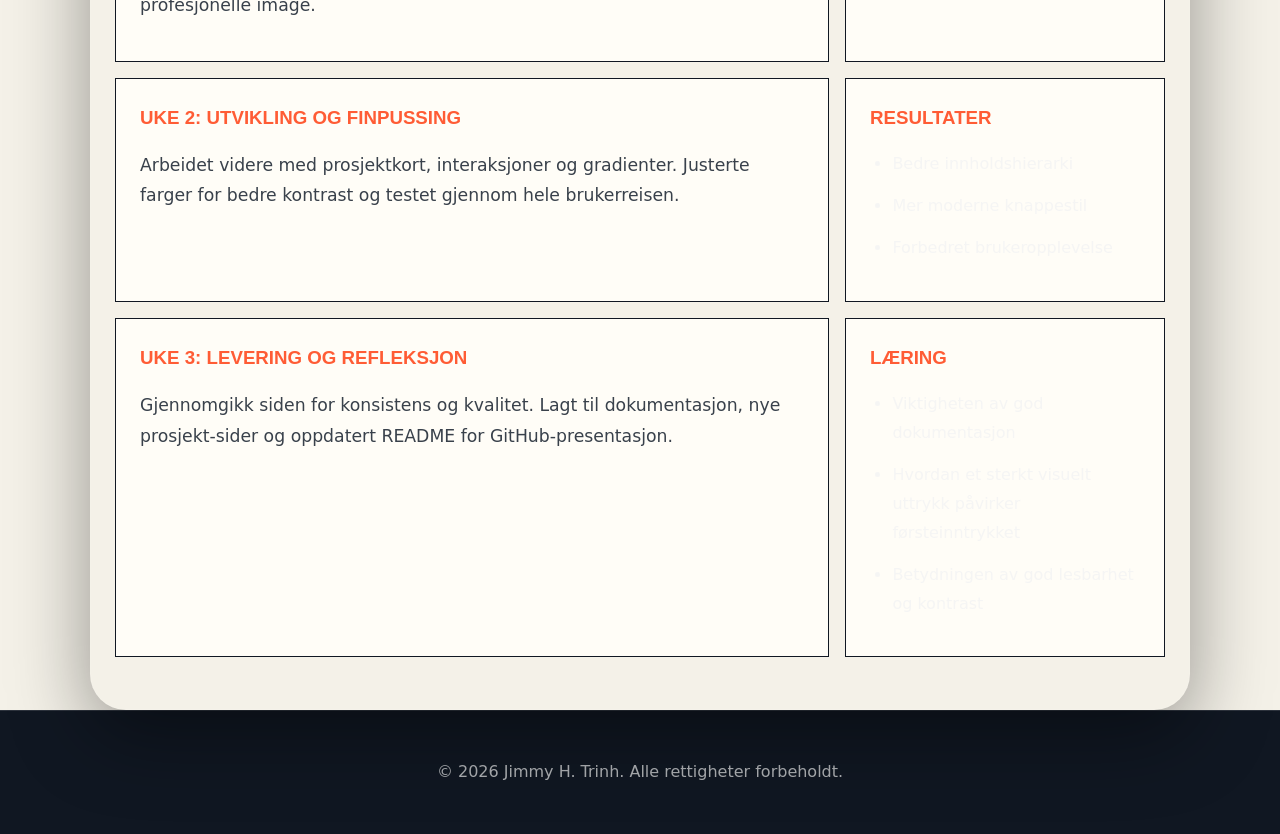
<file: journal.html>
<!DOCTYPE html>
<html lang="no">
<head>
    <meta charset="UTF-8">
    <meta name="viewport" content="width=device-width, initial-scale=1, viewport-fit=cover">
    <meta name="theme-color" content="#1b2635">
    <title>Journal - Jimmy H. Trinh</title>
    <link rel="stylesheet" href="style.css">
    <style>
        :root {
            --primary: #ffffff;
            --secondary: #121212;
            --accent: #FF6B35;
            --light-gray: #272727;
            --dark-gray: #080707;
        }

        body {
            background: var(--secondary);
            color: var(--primary);
        }

        .hero {
            min-height: 80vh;
            background: linear-gradient(135deg, #111111 0%, #1e1e1e 55%, #292929 100%);
            display: flex;
            align-items: center;
            justify-content: center;
            text-align: center;
            padding: 3rem 2rem;
            position: relative;
            overflow: hidden;
        }

        .hero h1 {
            font-size: 3.5rem;
            margin-bottom: 1rem;
            color: var(--primary);
        }

        .hero p {
            max-width: 720px;
            margin: 0 auto 2rem;
            color: rgba(244, 244, 244, 0.85);
            font-size: 1.15rem;
            line-height: 1.8;
        }

        .about-section {
            padding: 4rem 2rem 3rem;
            max-width: 920px;
            margin: -3rem auto 2rem;
            background: linear-gradient(180deg, rgba(30, 30, 30, 0.98) 0%, rgba(25, 25, 25, 0.99) 60%, rgba(20, 20, 20, 1) 100%);
            border-radius: 36px;
            box-shadow: 0 24px 80px rgba(0, 0, 0, 0.4);
            border: 1px solid rgba(255, 255, 255, 0.08);
            position: relative;
            z-index: 1;
            text-align: center;
        }

        .about-section h2 {
            font-size: 2.5rem;
            margin-bottom: 1.25rem;
            color: var(--primary);
        }

        .about-section p {
            max-width: 760px;
            margin: 0 auto 1rem;
            color: rgba(244, 244, 244, 0.85);
            line-height: 1.8;
        }

        #journal-content .project-detail {
            justify-items: center;
        }

        .project-detail {
            display: grid;
            grid-template-columns: minmax(0, 1fr) 320px;
            gap: 2rem;
            max-width: 1100px;
            margin: 3rem auto 0;
            padding: 0;
        }

        .project-summary,
        .project-side {
            background: rgba(40, 40, 40, 0.95);
            border-radius: 24px;
            padding: 2rem;
            box-shadow: 0 24px 50px rgba(0, 0, 0, 0.4);
            border: 1px solid rgba(255, 255, 255, 0.12);
            text-align: left;
        }

        .project-summary h3,
        .project-side h3 {
            color: var(--accent);
            margin-bottom: 1rem;
        }

        .project-summary p,
        .project-side p,
        .project-summary ul,
        .project-side ul {
            color: rgba(244, 244, 244, 0.88);
            line-height: 1.8;
        }

        .project-summary ul,
        .project-side ul {
            list-style: disc;
            padding-left: 1.4rem;
            margin-top: 1rem;
        }

        footer {
            background: var(--primary);
            color: var(--secondary);
            text-align: center;
            padding: 2rem;
            margin-top: 4rem;
        }

        footer p {
            margin: 0.5rem 0;
        }

        @media (max-width: 900px) {
            .project-detail {
                grid-template-columns: 1fr;
            }

        }
    </style>
    <link rel="stylesheet" href="identity-ui.css?v=20260913">
</head>
<body class="journal-page">
    <a class="skip-link" href="#journal-content">Hopp til innhold</a>
    <!-- Navigasjon -->
    <header>
        <nav>
            <span class="logo">Jimmy Trinh</span>
            <div>
                <a href="index.html">Hjem</a>
                <a href="index.html#om-meg">Om meg</a>
                <a href="index.html#prosjekter">Prosjekter</a>
                <a href="journal.html">Journal</a>
                <a href="index.html#kontakt">Kontakt</a>
            </div>
        </nav>
    </header>

    <section class="hero" id="journal-hero">
        <div>
            <h1>Journal</h1>
            <p>En løpende prosjektdagbok som beskriver hva jeg lærer, hvilke utfordringer jeg møter og hvordan jeg forbedrer løsninger over tid.</p>
            <a href="#journal-content" class="btn">Les journalen</a>
        </div>
    </section>

    <section class="about-section" id="journal-content">
        <h2> Min dagbok</h2>
        <p>Journalen viser hvordan jeg jobber med prosjektene mine, hvilke valg jeg tar underveis, og hvordan jeg bruker erfaringene mine til å forbedre neste versjon.</p>
        <p>Dette er ikke bare oppsummeringer av ferdige produkter, men også refleksjoner over metodikk, teknologi og leveranser.</p>

        <div class="project-detail">
            <div class="project-summary">
                <h3>Uke 1: Initiering og planlegging</h3>
                <p>Startet arbeidet med å definere mål for porteføljen og planlegge prosjektstrukturen. Først iverksatt jeg å etablere en solid grunnlag for utvikling av nettside
                    som var både responsivt og interaktivt. Jeg fokuserte på å skape en visuell identitet som reflekterer min personlige stil og profesjonelle image.
                </p>
            </div>
            <div class="project-side">
                <h3>Hovedfokus</h3>
                <ul>
                    <li>Struktur og navigasjon</li>
                    <li>Responsivt design</li>
                    <li>Visuell identitet</li>
                </ul>
            </div>
        </div>

        <div class="project-detail">
            <div class="project-summary">
                <h3>Uke 2: Utvikling og finpussing</h3>
                <p>Arbeidet videre med prosjektkort, interaksjoner og gradienter. Justerte farger for bedre kontrast og testet gjennom hele brukerreisen.</p>
            </div>
            <div class="project-side">
                <h3>Resultater</h3>
                <ul>
                    <li>Bedre innholdshierarki</li>
                    <li>Mer moderne knappestil</li>
                    <li>Forbedret brukeropplevelse</li>
                </ul>
            </div>
        </div>

        <div class="project-detail">
            <div class="project-summary">
                <h3>Uke 3: Levering og refleksjon</h3>
                <p>Gjennomgikk siden for konsistens og kvalitet. Lagt til dokumentasjon, nye prosjekt-sider og oppdatert README for GitHub-presentasjon.</p>
            </div>
            <div class="project-side">
                <h3>Læring</h3>
                <ul>
                    <li>Viktigheten av god dokumentasjon</li>
                    <li>Hvordan et sterkt visuelt uttrykk påvirker førsteinntrykket</li>
                    <li>Betydningen av god lesbarhet og kontrast</li>
                </ul>
            </div>
        </div>
    </section>

    <footer>
        <p>&copy; 2026 Jimmy H. Trinh. Alle rettigheter forbeholdt.</p>
    </footer>

    <script>
        // Smooth scrolling for navigasjon lenker
        document.querySelectorAll('a[href^="#"]').forEach(anchor => {
            anchor.addEventListener('click', function (e) {
                e.preventDefault();
                const target = document.querySelector(this.getAttribute('href'));
                if (target) {
                    target.scrollIntoView({
                        behavior: 'smooth',
                        block: 'start'
                    });
                }
            });
        });

         // Add smooth reveal for sections
         const sectionObserver = new IntersectionObserver((entries) => {
            entries.forEach(entry => {
                if (entry.isIntersecting) {
                    entry.target.style.opacity = '1';
                    entry.target.style.transform = 'translateY(0)';
                }
            });
        }, { threshold: 0.1 });

        document.querySelectorAll('section').forEach(section => {
            section.style.opacity = '0';
            section.style.transform = 'translateY(30px)';
            section.style.transition = 'opacity 0.8s ease, transform 0.8s ease';
            sectionObserver.observe(section);
        });

        // SMooth reveal for project detail boxes
        const observerOptions = {
            threshold: 0.1,
            rootMargin: '0px 0px - 50px 0px'
        };
    </script>
</body>
</html>
</file>
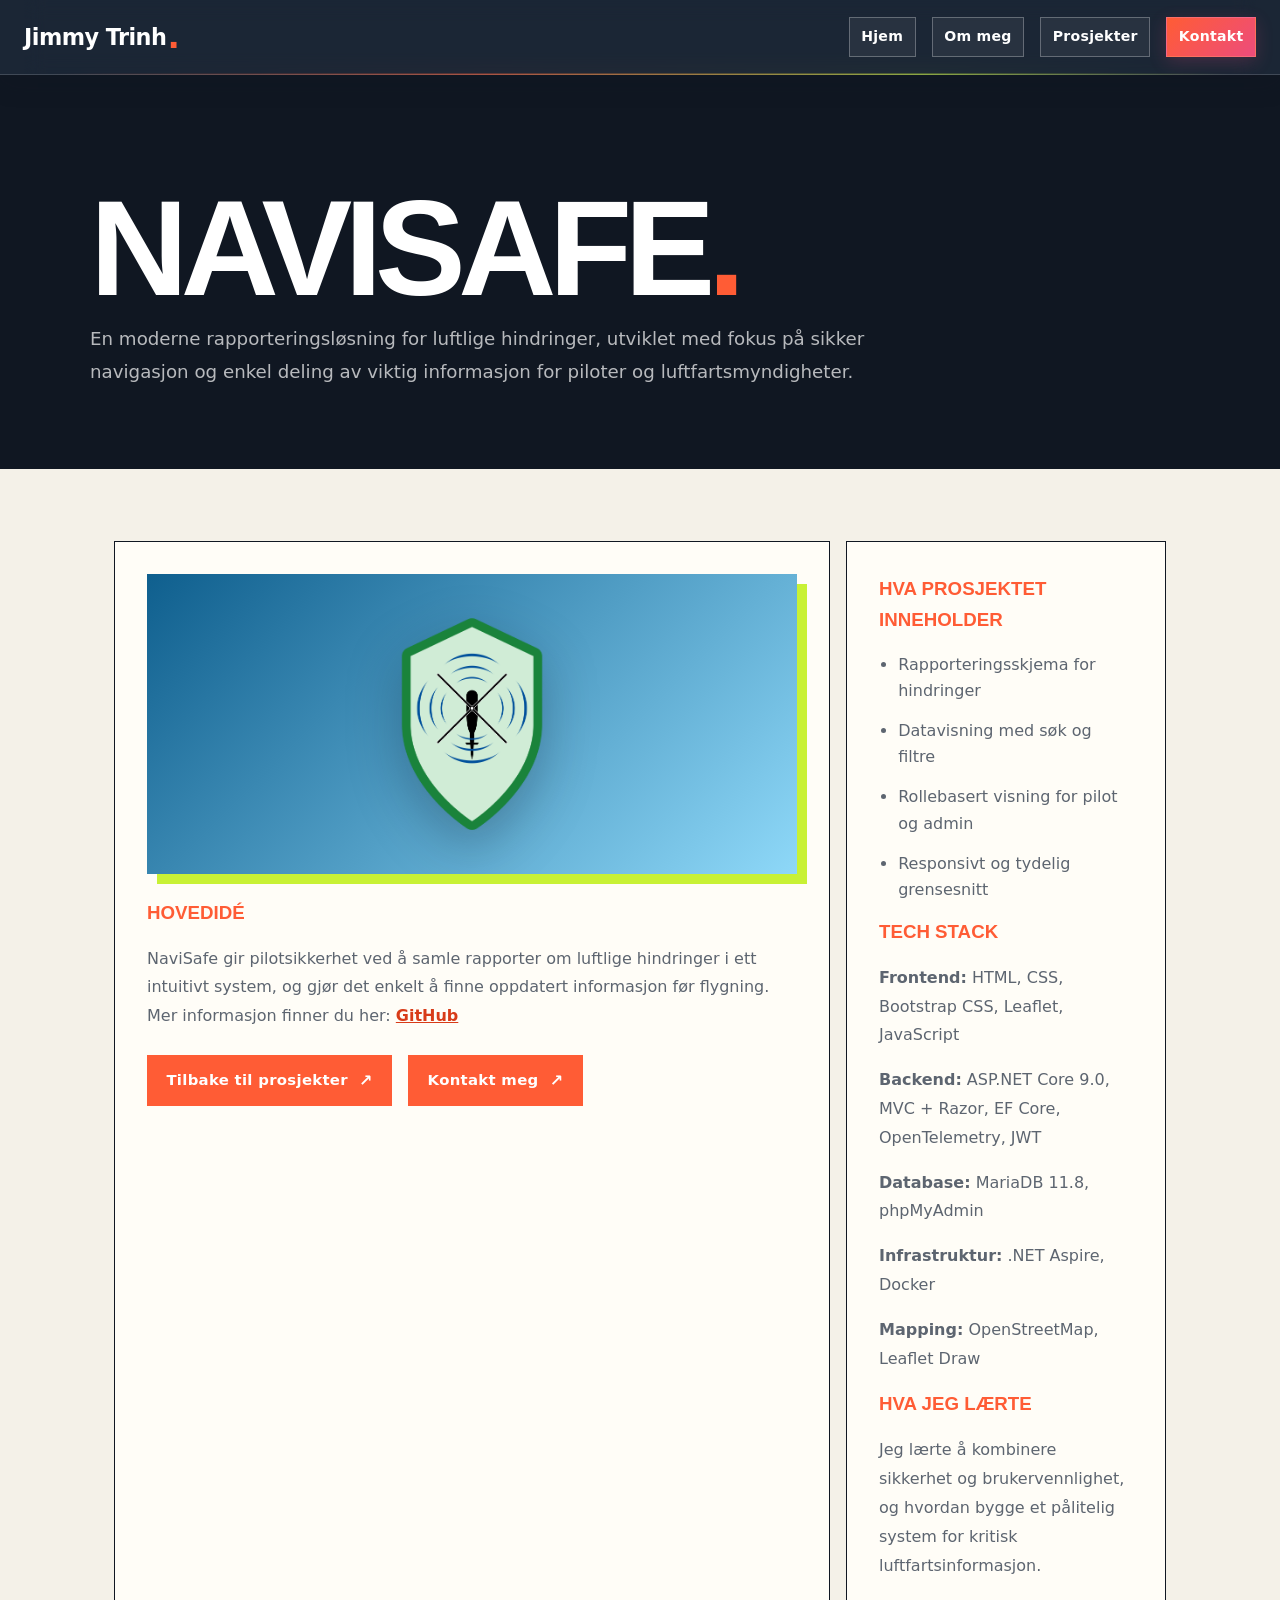
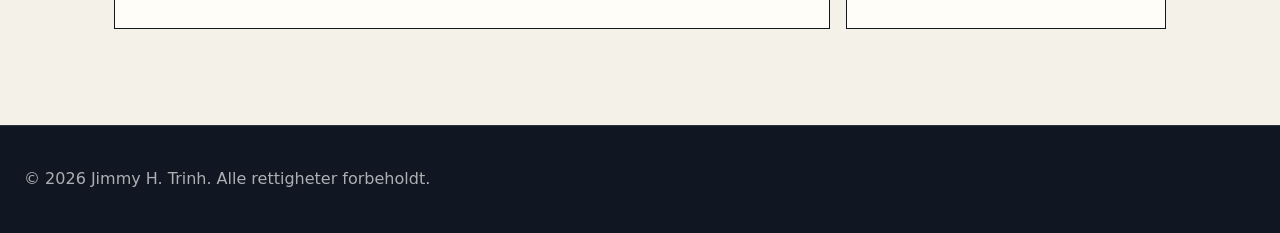
<file: navi-safe.html>
<!DOCTYPE html>
<html lang="no">
<head>
    <meta charset="UTF-8">
    <meta name="viewport" content="width=device-width, initial-scale=1, viewport-fit=cover">
    <meta name="theme-color" content="#101722">
    <title>NaviSafe - Jimmy H. Trinh</title>
    <link rel="stylesheet" href="style.css">
    <link rel="stylesheet" href="identity-ui.css">
</head>
<body>
    <a class="skip-link" href="#project-content">Hopp til innhold</a>
    <header>
        <nav>
            <span class="logo">Jimmy Trinh</span>
            <div>
                <a href="index.html">Hjem</a>
                <a href="index.html#om-meg">Om meg</a>
                <a href="index.html#prosjekter">Prosjekter</a>
                <a href="index.html#kontakt">Kontakt</a>
            </div>
        </nav>
    </header>

    <section class="project-hero">
        <div>
            <h2>NaviSafe</h2>
            <p>En moderne rapporteringsløsning for luftlige hindringer, utviklet med fokus på sikker navigasjon og enkel deling av viktig informasjon for piloter og luftfartsmyndigheter.</p>
        </div>
    </section>

    <section class="project-detail" id="project-content">
        <div class="project-summary">
            <div class="project-image project-image-navisafe"><img src="Navi-Safe-logo.png" alt="NaviSafe-logo" decoding="async"></div>
            <h3>Hovedidé</h3>
            <p>NaviSafe gir pilotsikkerhet ved å samle rapporter om luftlige hindringer i ett intuitivt system, og gjør det enkelt å finne oppdatert informasjon før flygning.
                Mer informasjon finner du her: <a href="https://github.com/asklootz/NaviSafe?tab=readme-ov-files" target="_blank">GitHub</a>
            </p>
            <div class="project-buttons">
                <a href="index.html#prosjekter" class="btn">Tilbake til prosjekter</a>
                <a href="mailto:jimmyht98@hotmail.com" class="btn">Kontakt meg</a>
            </div>
        </div>

        <div class="project-side">
            <h3>Hva prosjektet inneholder</h3>
            <ul>
                <li>Rapporteringsskjema for hindringer</li>
                <li>Datavisning med søk og filtre</li>
                <li>Rollebasert visning for pilot og admin</li>
                <li>Responsivt og tydelig grensesnitt</li>
            </ul>

            <h3>Tech Stack</h3>
            <p><b>Frontend:</b> HTML, CSS, Bootstrap CSS, Leaflet, JavaScript</p>
            <p><b>Backend:</b> ASP.NET Core 9.0, MVC + Razor, EF Core, OpenTelemetry, JWT</p>
            <p><b>Database:</b> MariaDB 11.8, phpMyAdmin</p>
            <p><b>Infrastruktur:</b> .NET Aspire, Docker</p>
            <p><b>Mapping:</b> OpenStreetMap, Leaflet Draw</p>

            <h3>Hva jeg lærte</h3>
            <p>Jeg lærte å kombinere sikkerhet og brukervennlighet, og hvordan bygge et pålitelig system for kritisk luftfartsinformasjon.</p>
        </div>
    </section>

    <footer>
        <p>&copy; 2026 Jimmy H. Trinh. Alle rettigheter forbeholdt.</p>
    </footer>

    <script>
        // Smooth scrolling for navigasjon lenker
        document.querySelectorAll('a[href^="#"]').forEach(anchor => {
            anchor.addEventListener('click', function (e) {
                e.preventDefault();
                const target = document.querySelector(this.getAttribute('href'));
                if (target) {
                    target.scrollIntoView({
                        behavior: 'smooth',
                        block: 'start'
                    });
                }
            });
        });

         // Add smooth reveal for sections
         const sectionObserver = new IntersectionObserver((entries) => {
            entries.forEach(entry => {
                if (entry.isIntersecting) {
                    entry.target.style.opacity = '1';
                    entry.target.style.transform = 'translateY(0)';
                }
            });
        }, { threshold: 0.1 });

        document.querySelectorAll('section').forEach(section => {
            section.style.opacity = '0';
            section.style.transform = 'translateY(30px)';
            section.style.transition = 'opacity 0.8s ease, transform 0.8s ease';
            sectionObserver.observe(section);
        });
    </script>
</body>
</html>
</file>
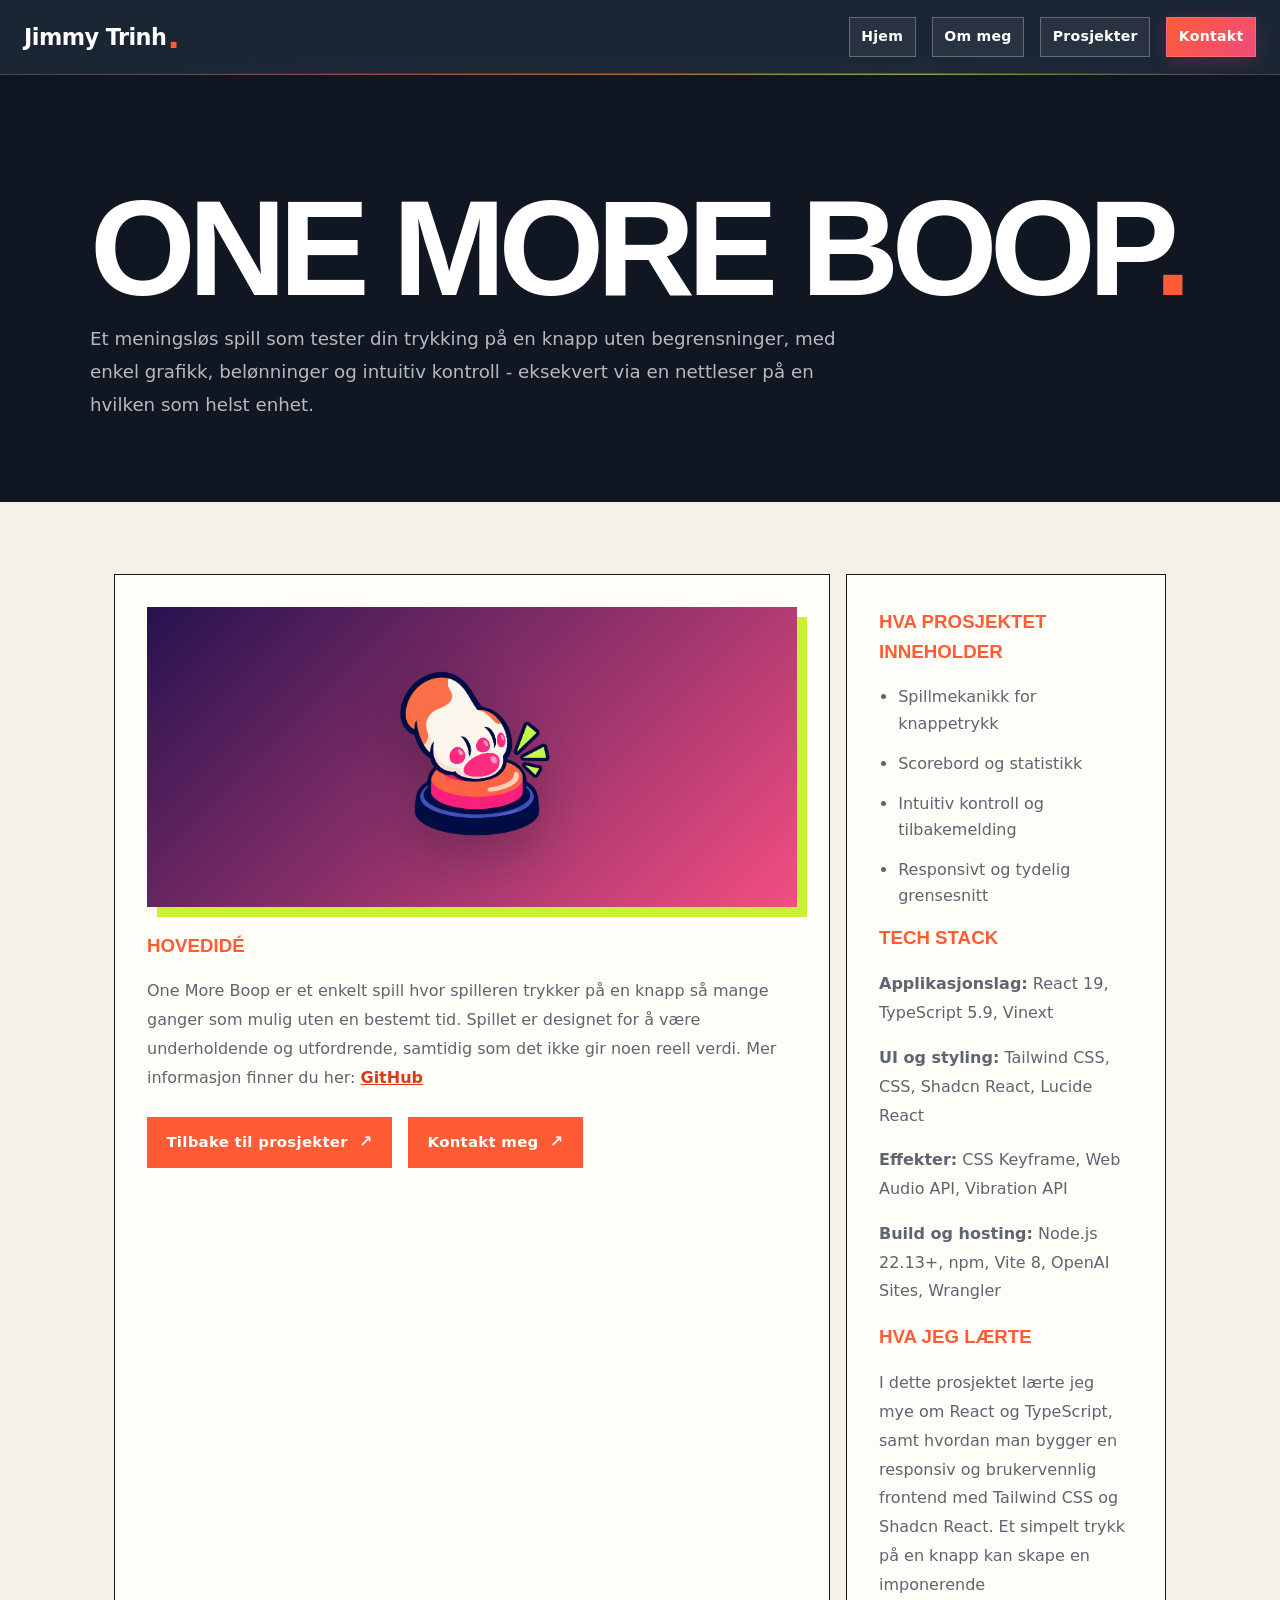
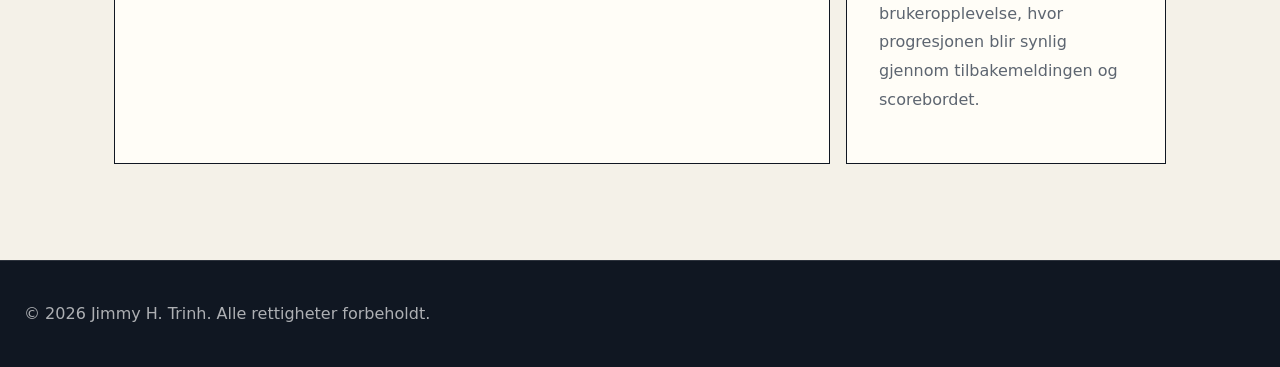
<file: one-more-boop.html>
<!DOCTYPE html>
<html lang="no">
<head>
    <meta charset="UTF-8">
    <meta name="viewport" content="width=device-width, initial-scale=1, viewport-fit=cover">
    <meta name="theme-color" content="#101722">
    <title>One More Boop - Jimmy H. Trinh</title>
    <link rel="stylesheet" href="style.css">
    <link rel="stylesheet" href="identity-ui.css">
</head>
<body>
    <a class="skip-link" href="#project-content">Hopp til innhold</a>
    <header>
        <nav>
            <span class="logo">Jimmy Trinh</span>
            <div>
                <a href="index.html">Hjem</a>
                <a href="index.html#om-meg">Om meg</a>
                <a href="index.html#prosjekter">Prosjekter</a>
                <a href="index.html#kontakt">Kontakt</a>
            </div>
        </nav>
    </header>

    <section class="project-hero">
        <div>
            <h2>One More Boop</h2>
            <p>Et meningsløs spill som tester din trykking på en knapp uten begrensninger, med enkel grafikk, belønninger og intuitiv kontroll
                - eksekvert via en nettleser på en hvilken som helst enhet.</p>
        </div>
    </section>

    <section class="project-detail" id="project-content">
        <div class="project-summary">
            <div class="project-image project-image-one-more-boop"><img src="one-more-boop-logo.png" alt="One More Boop-logo" decoding="async"></div>
            <h3>Hovedidé</h3>
            <p>One More Boop er et enkelt spill hvor spilleren trykker på en knapp så mange ganger som mulig uten en bestemt tid. Spillet er designet for å være underholdende og utfordrende, samtidig som det ikke gir noen reell verdi.
                Mer informasjon finner du her: <a href="https://github.com/jimmyht98/One-More-Boop" target="_blank">GitHub</a>
            </p>
            <div class="project-buttons">
                <a href="index.html#prosjekter" class="btn">Tilbake til prosjekter</a>
                <a href="mailto:jimmyht98@hotmail.com" class="btn">Kontakt meg</a>
            </div>
        </div>

        <div class="project-side">
            <h3>Hva prosjektet inneholder</h3>
            <ul>
                <li>Spillmekanikk for knappetrykk</li>
                <li>Scorebord og statistikk</li>
                <li>Intuitiv kontroll og tilbakemelding</li>
                <li>Responsivt og tydelig grensesnitt</li>
            </ul>

            <h3>Tech Stack</h3>
            <p><b>Applikasjonslag:</b> React 19, TypeScript 5.9, Vinext</p>
            <p><b>UI og styling:</b> Tailwind CSS, CSS, Shadcn React, Lucide React</p>
            <p><b>Effekter:</b> CSS Keyframe, Web Audio API, Vibration API</p>
            <p><b>Build og hosting:</b> Node.js 22.13+, npm, Vite 8, OpenAI Sites, Wrangler</p>

            <h3>Hva jeg lærte</h3>
            <p>I dette prosjektet lærte jeg mye om React og TypeScript, samt hvordan man bygger en responsiv og brukervennlig frontend med Tailwind CSS og Shadcn React. Et simpelt trykk på en knapp kan skape en imponerende brukeropplevelse, hvor progresjonen blir synlig gjennom tilbakemeldingen og scorebordet.</p>
        </div>
    </section>

    <footer>
        <p>&copy; 2026 Jimmy H. Trinh. Alle rettigheter forbeholdt.</p>
    </footer>

    <script>
        // Smooth scrolling for navigasjon lenker
        document.querySelectorAll('a[href^="#"]').forEach(anchor => {
            anchor.addEventListener('click', function (e) {
                e.preventDefault();
                const target = document.querySelector(this.getAttribute('href'));
                if (target) {
                    target.scrollIntoView({
                        behavior: 'smooth',
                        block: 'start'
                    });
                }
            });
        });

         // Add smooth reveal for sections
         const sectionObserver = new IntersectionObserver((entries) => {
            entries.forEach(entry => {
                if (entry.isIntersecting) {
                    entry.target.style.opacity = '1';
                    entry.target.style.transform = 'translateY(0)';
                }
            });
        }, { threshold: 0.1 });

        document.querySelectorAll('section').forEach(section => {
            section.style.opacity = '0';
            section.style.transform = 'translateY(30px)';
            section.style.transition = 'opacity 0.8s ease, transform 0.8s ease';
            sectionObserver.observe(section);
        });
    </script>
</body>
</html>
</file>
<file: identity-ui.css>
/* Jimmy H. Trinh — code, sound and human curiosity */
:root {
    color-scheme: light;
    --ink: #101722;
    --ink-soft: #1b2635;
    --paper: #f4f1e8;
    --paper-bright: #fffdf7;
    --signal: #ff5c35;
    --signal-dark: #d83b18;
    --pulse: #c8f135;
    --sky: #8ed8f8;
    --muted: #5d6570;
    --line: rgba(16, 23, 34, 0.18);
    --primary: var(--ink);
    --secondary: var(--paper-bright);
    --accent: var(--signal);
    --light-gray: var(--paper);
    --dark-gray: var(--muted);
}

* { box-sizing: border-box; }
html { scroll-behavior: smooth; }

body {
    min-width: 320px;
    margin: 0;
    font-family: "Segoe UI Variable", "Segoe UI", system-ui, sans-serif;
    font-size: 1rem;
    line-height: 1.65;
    color: var(--ink);
    background: var(--paper);
    overflow-x: hidden;
    -webkit-text-size-adjust: 100%;
    text-size-adjust: 100%;
    -webkit-tap-highlight-color: rgba(200, 241, 53, .18);
}

img { max-width: 100%; }
a, button { touch-action: manipulation; }

a:focus-visible { outline: 3px solid var(--pulse); outline-offset: 4px; }

.skip-link {
    position: fixed;
    top: -5rem;
    left: 1rem;
    z-index: 2000;
    padding: .65rem 1rem;
    color: var(--ink);
    background: var(--pulse);
    font-weight: 700;
}
.skip-link:focus { top: 1rem; }

header {
    position: sticky;
    top: 0;
    z-index: 999;
    background: var(--ink-soft) !important;
    border-bottom: 1px solid rgba(255,255,255,.16);
    box-shadow: 0 8px 24px rgba(16, 23, 34, .18);
}

header::after {
    content: "";
    position: absolute;
    right: 0;
    bottom: -1px;
    left: 0;
    height: 2px;
    background: linear-gradient(90deg, transparent 4%, var(--signal) 38%, var(--pulse) 72%, transparent 96%);
    opacity: .55;
}

nav {
    width: min(1240px, calc(100% - 3rem));
    min-height: 74px;
    margin: 0 auto;
    padding: 0;
    gap: 2rem;
    background: transparent !important;
}

nav .logo {
    display: flex;
    align-items: center;
    color: #fff !important;
    font-family: "Segoe UI Variable Display", "Segoe UI", system-ui, sans-serif;
    font-size: 1.18rem;
    font-weight: 720;
    line-height: 1;
    letter-spacing: -.025em;
}

nav .logo::before { display: none !important; }
nav .logo::after {
    content: ".";
    display: inline;
    margin-left: .08rem;
    color: var(--signal);
    font-size: 1.45em;
    line-height: .5;
}

nav > div { display: flex; align-items: center; gap: .25rem; }
nav a {
    margin: 0;
    padding: .48rem .72rem;
    color: #fff !important;
    border: 1px solid rgba(255,255,255,.28);
    background: rgba(255,255,255,.06);
    font-size: .88rem;
    font-weight: 650;
    letter-spacing: .02em;
    text-decoration: none;
    transition: color 150ms ease, border-color 150ms ease, background 150ms ease;
}
nav a::after { display: none; }
nav a:hover { color: var(--ink) !important; border-color: var(--pulse); background: var(--pulse); }
nav a:last-child { color: #fff !important; background: linear-gradient(135deg, #ff5c35, #ed4c7c); border-color: rgba(255,255,255,.14); box-shadow: 0 5px 18px rgba(237,76,124,.2); }
nav a:last-child:hover { color: #fff !important; background: linear-gradient(135deg, #ff714f, #f25e8a); }

section { scroll-margin-top: 88px; }

.hero {
    display: block;
    min-height: 0;
    padding: 0 1.5rem clamp(4.5rem, 8vw, 7rem);
    text-align: center;
    color: #fff;
    background: var(--ink) !important;
    isolation: isolate;
}

.hero::before {
    content: "";
    position: absolute;
    inset: 0;
    z-index: -2;
    background:
        repeating-linear-gradient(90deg, transparent 0 calc(8.333% - 1px), rgba(255,255,255,.055) calc(8.333% - 1px) 8.333%),
        linear-gradient(135deg, transparent 58%, rgba(142,216,248,.1));
    pointer-events: none;
}

.hero::after {
    content: "CODE / SOUND / CURIOSITY";
    position: absolute;
    right: -2.5rem;
    bottom: 2rem;
    z-index: -1;
    color: transparent;
    -webkit-text-stroke: 1px rgba(255,255,255,.12);
    font-family: Bahnschrift, "Arial Narrow", sans-serif;
    font-size: clamp(3.3rem, 9vw, 8rem);
    font-weight: 800;
    line-height: .82;
    letter-spacing: -.045em;
    writing-mode: vertical-rl;
    white-space: nowrap;
}

.hero > div { width: min(1240px, 100%); margin: 0 auto; position: relative; }
.hero > div:first-child {
    min-height: calc(100svh - 74px);
    display: flex;
    flex-direction: column;
    align-items: center;
    justify-content: center;
    padding: clamp(3.5rem, 8vw, 6rem) 0;
}

.eyebrow {
    display: inline-flex;
    align-items: center;
    gap: .75rem;
    margin-bottom: clamp(2rem, 5vw, 4.5rem);
    color: var(--pulse);
    font-family: Bahnschrift, "Arial Narrow", sans-serif;
    font-size: .82rem;
    font-weight: 700;
    letter-spacing: .13em;
    text-transform: uppercase;
}
.eyebrow::before { content: "●"; font-size: .65rem; animation: livePulse 1.8s infinite; }

.hero h1 {
    max-width: 960px;
    margin: 0 auto 1.5rem;
    color: #fff;
    font-family: Bahnschrift, "Arial Narrow", "Segoe UI", sans-serif;
    font-size: clamp(4rem, 11vw, 9rem);
    font-weight: 800;
    line-height: .82;
    letter-spacing: -.065em;
    background: none;
    -webkit-text-fill-color: currentColor;
    text-transform: uppercase;
}
.hero h1 span { display: block; color: var(--signal); }

.hero p {
    max-width: 660px;
    margin: 0 auto 2rem;
    color: rgba(255,255,255,.72);
    font-size: clamp(1.12rem, 2.2vw, 1.38rem);
    line-height: 1.55;
}
.hero-actions { display: flex; justify-content: center; flex-wrap: wrap; gap: .75rem; }

.btn {
    display: inline-flex;
    align-items: center;
    justify-content: center;
    min-height: 48px;
    padding: .72rem 1.15rem;
    color: #fff;
    background: var(--signal);
    border: 1px solid var(--signal);
    border-radius: 0;
    box-shadow: none;
    font-size: .93rem;
    font-weight: 750;
    letter-spacing: .02em;
    transition: transform 160ms ease, background 160ms ease, color 160ms ease;
}
.btn::before { display: none; }
.btn::after { content: "↗"; margin-left: .7rem; font-size: 1rem; }
.btn:hover { transform: translate(-3px, -3px); color: var(--ink); background: var(--pulse); border-color: var(--pulse); box-shadow: 4px 4px 0 var(--sky); }
.btn-secondary { color: #fff; background: transparent; border-color: rgba(255,255,255,.38); }
.btn-secondary:hover { color: var(--ink); background: #fff; border-color: #fff; }

.about-section,
.portfolio { max-width: 1240px; margin: 0 auto; padding: clamp(5rem, 9vw, 8.5rem) 1.5rem; background: transparent; }

.section-kicker {
    display: flex;
    align-items: center;
    gap: .8rem;
    margin-bottom: 1rem;
    color: var(--signal-dark);
    font-family: Bahnschrift, "Arial Narrow", sans-serif;
    font-size: .78rem;
    font-weight: 800;
    letter-spacing: .15em;
    text-transform: uppercase;
}
.section-kicker::after { content: ""; width: 52px; height: 2px; background: currentColor; }

.about-section h2,
.portfolio h2,
.contact-section h2 {
    margin: 0 0 2.5rem;
    color: var(--ink);
    font-family: Bahnschrift, "Arial Narrow", "Segoe UI", sans-serif;
    font-size: clamp(2.8rem, 7vw, 6.5rem);
    font-weight: 800;
    line-height: .9;
    letter-spacing: -.055em;
    text-align: left;
    text-transform: uppercase;
}

.about-intro {
    display: grid;
    grid-template-columns: minmax(250px, .68fr) minmax(0, 1.5fr);
    align-items: center;
    gap: clamp(2rem, 7vw, 6rem);
    margin: 0 0 4.5rem;
    text-align: left;
}
.about-photo-wrapper { align-items: flex-start; position: relative; }
.about-photo-wrapper::after {
    content: "MEETS THE HUMAN";
    position: absolute;
    right: -1.2rem;
    bottom: 2.5rem;
    padding: .5rem .7rem;
    color: var(--ink);
    background: var(--pulse);
    font-family: Bahnschrift, "Arial Narrow", sans-serif;
    font-size: .7rem;
    font-weight: 800;
    letter-spacing: .12em;
    transform: rotate(-4deg);
}
.about-photo {
    width: 100%;
    height: auto;
    aspect-ratio: 4 / 5;
    border: 0;
    border-radius: 0;
    object-position: center top;
    box-shadow: 14px 14px 0 var(--signal);
    filter: saturate(.8) contrast(1.05);
}
.about-photo:not(.about-photo-new) { display: none; }
.about-photo:hover { transform: none; box-shadow: 14px 14px 0 var(--signal); }
.about-photo-name { margin-top: 1rem; color: var(--muted); font-size: .82rem; letter-spacing: .12em; text-transform: uppercase; }
.about-text { max-width: 760px; text-align: center; }
.about-section p { color: #39414b; font-size: 1.08rem; line-height: 1.78; }

.identity-grid {
    display: grid;
    grid-template-columns: 1.1fr .9fr 1fr;
    gap: 1px;
    margin: 0 auto;
    border: 1px solid var(--ink);
    background: var(--ink);
}
.identity-card { min-height: 210px; padding: 1.5rem; color: #fff; background: #192432; }
.identity-card:nth-child(2),
.identity-card:nth-child(3) { color: #fff; background: #192432; }
.identity-card .number { display: block; margin-bottom: 2.8rem; color: var(--signal); font: 800 .76rem Bahnschrift, sans-serif; letter-spacing: .12em; }
.identity-card:nth-child(3) .number { color: var(--signal); }
.identity-card h3 { margin: 0 0 .55rem; font: 800 1.35rem Bahnschrift, sans-serif; text-transform: uppercase; }
.identity-card p { margin: 0; color: #fff; font-size: .94rem; line-height: 1.5; opacity: .88; }

.skills-title { margin: 0 0 1.3rem !important; color: var(--ink) !important; font: 800 1.5rem Bahnschrift, sans-serif !important; text-align: left !important; text-transform: uppercase; }
.skills-container { grid-template-columns: repeat(3, minmax(0, 1fr)); gap: 0; margin: 0; border-top: 1px solid var(--ink); }
.skill-item {
    min-height: 150px;
    padding: 1.35rem 1.15rem;
    border: 0;
    border-right: 1px solid var(--line);
    border-bottom: 1px solid var(--ink);
    border-radius: 0;
    background: transparent;
    box-shadow: none;
}
.skill-item:nth-child(3n) { border-right: 0; }
.skill-item::before { display: none; }
.skill-item:hover { transform: none; color: #fff; background: var(--signal); border-color: var(--ink); box-shadow: none; }
.skill-item h3 { margin: 0 0 .65rem; color: inherit; font: 750 1.05rem Bahnschrift, sans-serif; text-transform: uppercase; }
.skill-item p { margin: 0; color: inherit; font-size: .92rem; line-height: 1.48; }

.portfolio { max-width: none; color: #fff; background: var(--ink) !important; }
.portfolio > * { width: min(1240px, calc(100% - 3rem)); margin-left: auto; margin-right: auto; }
.portfolio .section-kicker { display: block; color: var(--pulse); text-align: center; }
.portfolio .section-kicker::after { display: none; }
.portfolio h2,
#prosjekter > h2 { width: 100% !important; max-width: none !important; margin-right: auto !important; margin-left: auto !important; color: #fff; text-align: center !important; }
.portfolio-grid { grid-template-columns: repeat(12, minmax(0, 1fr)); gap: 1.25rem; }
.portfolio-card {
    grid-column: span 4;
    min-height: 100%;
    color: var(--ink);
    background: var(--paper-bright);
    border: 0;
    border-radius: 0;
    box-shadow: none;
    overflow: visible;
    transition: transform 180ms ease;
}
.portfolio-card:nth-child(2) { transform: translateY(3rem); }
.portfolio-card::before { display: none; }
.portfolio-card:hover { transform: translateY(-7px); border: 0; box-shadow: 8px 8px 0 var(--pulse); }
.portfolio-card:nth-child(2):hover { transform: translateY(calc(3rem - 7px)); }
.project-visual { height: 220px !important; font-size: 3.2rem !important; position: relative; display: flex; align-items: center; justify-content: center; overflow: hidden; filter: saturate(.88); }
.project-visual img {
    width: min(62%, 168px);
    height: 72%;
    object-fit: contain;
    filter: drop-shadow(0 14px 22px rgba(4, 10, 23, .28));
    transition: transform 180ms ease;
}
.portfolio-card:hover .project-visual img { transform: scale(1.045); }
.project-visual::after { content: "PROJECT"; position: absolute; right: .8rem; bottom: .6rem; color: rgba(255,255,255,.65); font: 800 .7rem Bahnschrift, sans-serif; letter-spacing: .16em; writing-mode: vertical-rl; }
.visual-navisafe { background: linear-gradient(135deg, #0f5f8e, #8ed8f8) !important; }
.visual-navisafe img { height: 78%; }
.visual-bcycle { background: linear-gradient(135deg, #072f67, #13bfe9) !important; }
.visual-groupr { background: linear-gradient(135deg, #34147d, #3cbef0) !important; }
.visual-one-more-boop { background: linear-gradient(135deg, #251250, #f34f82) !important; }
.card-content { min-height: 270px; padding: 1.5rem; align-items: flex-start; text-align: left; }
.card-content h3 { margin: 0 0 .7rem; color: var(--signal); font: 800 1.24rem/1.25 Bahnschrift, sans-serif; text-transform: uppercase; }
.card-content p { color: var(--muted); font-size: .94rem; }
.card-content .btn { margin-top: auto !important; padding: .5rem .8rem !important; font-size: .84rem !important; }

#journal { max-width: 1240px; text-align: left; }
#journal .project-detail { grid-template-columns: 1.25fr .75fr; margin-top: 2.5rem; }
.project-summary, .project-side { border: 1px solid var(--ink); border-radius: 0; background: var(--paper-bright); box-shadow: none; }
.project-summary h3, .project-side h3 { color: var(--signal); font-family: Bahnschrift, sans-serif; text-transform: uppercase; }

.contact-section {
    padding: clamp(5rem, 9vw, 8rem) 1.5rem;
    color: var(--ink);
    text-align: left;
    background: var(--pulse) !important;
}
.contact-section::before { content: "LET'S MAKE SOMETHING"; inset: auto 1rem .5rem auto; color: rgba(16,23,34,.1); background: none; font: 800 clamp(2.5rem, 8vw, 7rem) Bahnschrift, sans-serif; letter-spacing: -.05em; white-space: nowrap; }
.contact-section > * { width: min(1240px, 100%); margin-left: auto; margin-right: auto; }
.contact-section h2 { max-width: 900px; color: var(--ink); }
.contact-section p { color: rgba(16,23,34,.72); font-size: 1.08rem; }
.contact-links { justify-content: flex-start; gap: .6rem; }
.contact-link { min-height: 46px; padding: .65rem 1rem; color: #fff; background: var(--ink); border: 1px solid var(--ink); border-radius: 0; font-weight: 700; }
.contact-link:hover { transform: translate(-3px,-3px); color: var(--ink); background: var(--paper-bright); box-shadow: 4px 4px 0 var(--signal); }

footer { margin: 0; padding: 2.5rem 1.5rem; color: rgba(255,255,255,.66); background: var(--ink); border-top: 1px solid rgba(255,255,255,.12); }
footer a { color: var(--pulse); }

/* Project and journal pages */
.project-hero { padding: clamp(5rem, 9vw, 8rem) 1.5rem 5rem; color: #fff; background: var(--ink) !important; text-align: left; }
.project-hero > div { width: min(1100px, 100%); margin: 0 auto; }
.project-hero h2 { margin: 0 0 1rem; color: #fff; font: 800 clamp(4rem, 11vw, 8.5rem)/.86 Bahnschrift, sans-serif; letter-spacing: -.055em; text-transform: uppercase; }
.project-hero h2::after { content: "."; color: var(--signal); }
.project-hero p { max-width: 780px; margin: 0; color: rgba(255,255,255,.7); font-size: 1.14rem; }
.project-detail { gap: 1rem; padding: 4.5rem 1.5rem 6rem; }
.project-image { min-height: 300px; border-radius: 0; background: linear-gradient(135deg, var(--signal), var(--sky)); box-shadow: 10px 10px 0 var(--pulse); }
.project-image img {
    width: min(56%, 220px);
    max-height: 225px;
    object-fit: contain;
    filter: drop-shadow(0 18px 26px rgba(4, 10, 23, .26));
}
.project-image-navisafe { background: linear-gradient(135deg, #0f5f8e, #8ed8f8); }
.project-image-navisafe img { max-height: 240px; }
.project-image-bcycle { background: linear-gradient(135deg, #072f67, #13bfe9); }
.project-image-groupr { background: linear-gradient(135deg, #34147d, #3cbef0); }
.project-image-one-more-boop { background: linear-gradient(135deg, #251250, #f34f82); }
.project-summary a:not(.btn) { color: var(--signal-dark); font-weight: 700; }
#journal-hero { min-height: 58vh; }
#journal-content { max-width: 1100px; }
#journal-content > h2 { text-align: center; }

/* Journalen bruker samme navigasjon som resten av porteføljen. */
.journal-page #journal-content { padding-bottom: 3.25rem; }

.journal-page #journal-content .project-detail {
    width: 100%;
    margin: 1rem auto 0;
    padding: 0;
    gap: 1rem;
    align-items: stretch;
}

.journal-page #journal-content .project-summary,
.journal-page #journal-content .project-side {
    width: 100%;
    height: 100%;
    padding: 1.5rem;
}

@keyframes livePulse { 50% { opacity: .25; } }

@media (prefers-reduced-motion: reduce) {
    *, *::before, *::after { scroll-behavior: auto !important; animation-duration: .01ms !important; animation-iteration-count: 1 !important; transition-duration: .01ms !important; }
}

@media (max-width: 920px) {
    .identity-grid { grid-template-columns: 1fr; }
    .identity-card { min-height: 170px; }
    .identity-card .number { margin-bottom: 1.6rem; }
    .portfolio-card { grid-column: span 6; }
    .portfolio-card:nth-child(2) { transform: none; }
    .portfolio-card:nth-child(2):hover { transform: translateY(-7px); }
    #journal .project-detail { grid-template-columns: 1fr; }
}

@media (max-width: 720px) {
    section { scroll-margin-top: 154px; }
    nav {
        width: 100%;
        min-height: 62px;
        padding: max(.7rem, env(safe-area-inset-top)) max(1rem, env(safe-area-inset-right)) .65rem max(1rem, env(safe-area-inset-left));
        flex-direction: column;
        align-items: center;
        gap: .55rem;
    }
    nav .logo { font-size: 1.08rem; }
    nav > div {
        display: grid;
        grid-template-columns: repeat(5, minmax(0, 1fr));
        width: 100%;
        max-width: none;
        gap: .2rem;
        padding: 0;
    }
    .journal-page nav > div {
        display: grid;
        grid-template-columns: repeat(5, minmax(0, 1fr));
        width: 100%;
    }
    nav a { min-width: 0; min-height: 44px; display: inline-flex; align-items: center; justify-content: center; padding: .5rem .3rem; font-size: clamp(.72rem, 2.6vw, .84rem); text-align: center; }
    .hero {
        min-height: 0;
        padding: 0 max(1rem, env(safe-area-inset-right)) max(4rem, env(safe-area-inset-bottom)) max(1rem, env(safe-area-inset-left));
    }
    .hero > div:first-child { min-height: calc(100svh - 112px); padding: 3.5rem 0; }
    .hero h1 { font-size: clamp(3.6rem, 19vw, 6rem); line-height: .86; }
    .hero p { max-width: 34rem; font-size: 1.05rem; }
    .hero-actions { width: 100%; }
    .hero-actions .btn { min-width: min(100%, 180px); }
    .hero::after { opacity: .7; }
    .about-intro { grid-template-columns: 1fr; justify-items: center; gap: 2.5rem; }
    .about-photo-wrapper { width: min(calc(100% - 14px), 350px); }
    .about-text, .about-section p { max-width: 100%; overflow-wrap: anywhere; hyphens: auto; }
    .skills-container { grid-template-columns: 1fr; }
    .skill-item, .skill-item:nth-child(3n) { border-right: 0; }
    .portfolio > * { width: min(100% - 2rem, 1240px); }
    .portfolio-card { grid-column: 1 / -1; }
    .card-content { min-height: auto; }
    .about-section, .portfolio {
        padding: 4.5rem max(1rem, env(safe-area-inset-right)) 4.5rem max(1rem, env(safe-area-inset-left));
    }
    .project-hero {
        padding: 4rem max(1rem, env(safe-area-inset-right)) 3.5rem max(1rem, env(safe-area-inset-left));
    }
    .project-hero h2 { font-size: clamp(3rem, 17vw, 5rem); overflow-wrap: anywhere; }
    .project-detail { padding: 3rem max(1rem, env(safe-area-inset-right)) 4.5rem max(1rem, env(safe-area-inset-left)); }
    .project-summary, .project-side { padding: 1.35rem; }
    .journal-page #journal-content { padding-bottom: 2.5rem; }
    .journal-page #journal-content .project-detail { margin-top: .8rem; gap: .8rem; }
    .journal-page #journal-content .project-summary,
    .journal-page #journal-content .project-side { padding: 1.25rem; }
    .project-buttons { display: grid; grid-template-columns: 1fr; }
    .project-buttons .btn { width: 100%; min-width: 0; }
    .contact-section {
        padding: 4.5rem max(1rem, env(safe-area-inset-right)) calc(4.5rem + env(safe-area-inset-bottom)) max(1rem, env(safe-area-inset-left));
    }
    footer { padding-right: max(1rem, env(safe-area-inset-right)); padding-bottom: calc(2.5rem + env(safe-area-inset-bottom)); padding-left: max(1rem, env(safe-area-inset-left)); }
}

@media (max-width: 480px) {
    section { scroll-margin-top: 190px; }
    nav > div { grid-template-columns: repeat(3, minmax(0, 1fr)); }
    .journal-page nav > div { grid-template-columns: repeat(3, minmax(0, 1fr)); }
    .hero > div:first-child { min-height: calc(100svh - 154px); }
    .eyebrow { margin-bottom: 2.25rem; font-size: .74rem; line-height: 1.45; }
    .hero h1 { font-size: clamp(3.25rem, 20vw, 5rem); }
    .hero-actions { display: grid; grid-template-columns: 1fr; }
    .hero-actions .btn { width: 100%; }
    .identity-card { min-height: 0; padding: 1.25rem; }
    .identity-card .number { margin-bottom: 1.25rem; }
    .about-section h2, .portfolio h2, .contact-section h2 { font-size: clamp(2.55rem, 15vw, 4.3rem); }
    .about-photo-wrapper::after { right: -.45rem; bottom: 1.8rem; }
    .project-visual { height: 180px !important; }
    .card-content { padding: 1.25rem; }
    .card-content .btn { margin-top: 1.35rem !important; }
    .contact-links { display: grid; grid-template-columns: 1fr; width: 100%; }
    .contact-link { width: 100%; min-height: 48px; justify-content: center; }
    footer .social-links { flex-wrap: wrap; row-gap: .65rem; }
}

@media (max-height: 520px) and (orientation: landscape) {
    .hero > div:first-child { min-height: auto; padding-top: 3rem; padding-bottom: 3rem; }
    .hero h1 { font-size: clamp(3rem, 12vw, 5.5rem); }
    .eyebrow { margin-bottom: 1.5rem; }
}

@media (hover: none) and (pointer: coarse) {
    .portfolio-card:hover,
    .portfolio-card:nth-child(2):hover,
    .skill-item:hover,
    .contact-link:hover,
    .btn:hover { transform: none; box-shadow: none; }
    .portfolio-card:active, .btn:active, .contact-link:active { opacity: .82; }
}

@media (prefers-color-scheme: dark) {
    :root { color-scheme: dark; --paper: #111923; --paper-bright: #192432; --muted: #a9b1bb; --line: rgba(255,255,255,.18); --primary: #f7f1e7; --secondary: #192432; --light-gray: #192432; --dark-gray: #c1c7cf; }
    body { color: #f7f1e7; background: var(--paper); }
    .about-section h2, #journal h2, .skills-title { color: #f7f1e7 !important; }
    .about-section p { color: #c1c7cf; }
    .identity-grid { border-color: rgba(255,255,255,.35); }
    .identity-card,
    .identity-card:first-child,
    .identity-card:nth-child(2),
    .identity-card:nth-child(3) { color: #fff; background: #192432; }
    .skill-item { color: #f7f1e7; border-color: rgba(255,255,255,.3); }
    .project-summary, .project-side { color: #f7f1e7; background: #192432; border-color: rgba(255,255,255,.3); }
}
</file>
<file: style.css>
* {
    margin: 0;
    padding: 0;
    box-sizing: border-box;
}

:root {
    --primary: #1a1a1a;
    --secondary: #ffffff;
    --accent: #FF6B35;
    --light-gray: #f5f5f5;
    --dark-gray: #333333;
    --text-on-light: #2a2a2a;
    --text-on-dark: #e0e0e0;
}

body {
    font-family: -apple-system, BlinkMacSystemFont, 'SF Pro Display', 'SF Pro Text', sans-serif;
    color: var(--primary);
    background-color: var(--secondary);
    line-height: 1.6;
    -webkit-font-smoothing: antialiased;
    -moz-osx-font-smoothing: grayscale;
}

/* Navigation */
nav {
    display: flex;
    justify-content: space-between;
    align-items: center;
    padding: 2rem;
    position: sticky;
    top: 0;
    background: rgba(255, 255, 255, 0.95);
    backdrop-filter: blur(10px);
    z-index: 1000;
}

nav a {
    text-decoration: none;
    color: var(--primary);
    margin: 0 1.5rem;
    transition: color 0.3s ease;
}

nav a:hover {
    color: var(--accent);
}

/* Hero Section */
.hero {
    min-height: 100vh;
    display: flex;
    align-items: center;
    justify-content: center;
    text-align: center;
    padding: 2rem;
    background: linear-gradient(135deg, var(--secondary) 0%, var(--light-gray) 100%);
    position: relative;
    overflow: hidden;
}

.hero::before {
    content: '';
    position: absolute;
    top: 0;
    left: 0;
    right: 0;
    bottom: 0;
    background: radial-gradient(circle at 30% 40%, rgba(255, 107, 53, 0.1) 0%, transparent 50%),
                radial-gradient(circle at 70% 80%, rgba(255, 107, 53, 0.05) 0%, transparent 50%);
    pointer-events: none;
}

.hero h1 {
    font-size: 3.5rem;
    margin-bottom: 1rem;
    animation: fadeInUp 0.8s ease;
    font-weight: 700;
    background: linear-gradient(135deg, var(--primary), var(--accent));
    -webkit-background-clip: text;
    -webkit-text-fill-color: transparent;
    background-clip: text;
}

.hero p {
    font-size: 1.25rem;
    color: var(--dark-gray);
    margin-bottom: 2rem;
    animation: fadeInUp 1s ease;
    max-width: 600px;
    margin-left: auto;
    margin-right: auto;
}

/* Buttons */
.btn {
    display: inline-block;
    padding: 0.875rem 2.5rem;
    background: linear-gradient(135deg, var(--accent), #ff8550);
    color: var(--secondary);
    text-decoration: none;
    border-radius: 50px;
    transition: all 0.3s cubic-bezier(0.4, 0, 0.2, 1);
    border: none;
    cursor: pointer;
    font-weight: 600;
    font-size: 1rem;
    position: relative;
    overflow: hidden;
    box-shadow: 0 4px 15px rgba(255, 107, 53, 0.3);
}

.btn::before {
    content: '';
    position: absolute;
    top: 0;
    left: -100%;
    width: 100%;
    height: 100%;
    background: linear-gradient(90deg, transparent, rgba(255, 255, 255, 0.2), transparent);
    transition: left 0.5s;
}

.btn:hover::before {
    left: 100%;
}

.btn:hover {
    transform: translateY(-3px);
    box-shadow: 0 8px 25px rgba(255, 107, 53, 0.4);
}

.btn:active {
    transform: translateY(-1px);
}

/* Portfolio Section */
.portfolio {
    padding: 4rem 2rem;
    max-width: 1200px;
    margin: 0 auto;
}

.portfolio h2 {
    font-size: 2.5rem;
    margin-bottom: 3rem;
    text-align: center;
}

.portfolio-grid {
    display: grid;
    grid-template-columns: repeat(auto-fit, minmax(300px, 1fr));
    gap: 2rem;
}

.portfolio-card {
    display: block;
    background: var(--light-gray);
    border-radius: 16px;
    overflow: hidden;
    transition: all 0.4s cubic-bezier(0.4, 0, 0.2, 1);
    cursor: pointer;
    position: relative;
    border: 1px solid rgba(26, 26, 26, 0.08);
    box-shadow: 0 4px 20px rgba(0, 0, 0, 0.08);
}

.portfolio-card::before {
    content: '';
    position: absolute;
    top: 0;
    left: 0;
    right: 0;
    bottom: 0;
    background: linear-gradient(135deg, rgba(255, 107, 53, 0.1), rgba(255, 107, 53, 0.05));
    opacity: 0;
    transition: opacity 0.3s ease;
    pointer-events: none;
}

.portfolio-card:hover::before {
    opacity: 1;
}

.portfolio-card:hover {
    transform: translateY(-12px) scale(1.02);
    box-shadow: 0 20px 40px rgba(255, 107, 53, 0.15);
    border-color: rgba(255, 107, 53, 0.2);
}

.card-content {
    padding: 2rem;
}

    header nav .logo {
        font-size: 1.4rem;
        font-weight: 700;
        color: var(--primary);
    }

    header nav div {
        display: flex;
        flex-wrap: wrap;
        gap: 1rem;
        align-items: center;
    }

    .project-hero {
        padding: 4.5rem 2rem 3rem;
        background: linear-gradient(135deg, rgba(255, 107, 53, 0.18), rgba(255, 255, 255, 0.98));
        text-align: center;
    }

    .project-hero h2 {
        font-size: 3rem;
        margin-bottom: 1rem;
        color: var(--primary);
    }

    .project-hero p {
        max-width: 780px;
        margin: 0 auto;
        color: var(--dark-gray);
        font-size: 1.1rem;
        line-height: 1.8;
    }

    .meta-chips {
        display: flex;
        flex-wrap: wrap;
        justify-content: center;
        gap: 1rem;
        margin-top: 2rem;
    }

    .chip {
        display: inline-flex;
        align-items: center;
        padding: 0.85rem 1.25rem;
        border-radius: 999px;
        background: rgba(255, 107, 53, 0.12);
        color: var(--primary);
        font-weight: 600;
        border: 1px solid rgba(255, 107, 53, 0.2);
    }

    .project-detail {
        display: grid;
        grid-template-columns: minmax(0, 1fr) 320px;
        gap: 2rem;
        max-width: 1100px;
        margin: 0 auto;
        padding: 3rem 2rem 4rem;
    }

    #journal {
        max-width: 1000px;
        margin: 0 auto;
        padding: 4rem 2rem 3rem;
        text-align: center;
    }

    #journal .project-detail {
        justify-items: center;
    }

    .project-summary,
    .project-side {
        background: var(--light-gray);
        border-radius: 24px;
        padding: 2rem;
        box-shadow: 0 24px 50px rgba(0, 0, 0, 0.06);
    }

    .project-summary h3,
    .project-side h3 {
        color: var(--accent);
        margin-bottom: 1rem;
    }

    .project-summary p,
    .project-side p {
        color: var(--dark-gray);
        line-height: 1.8;
        margin-bottom: 1rem;
    }

    .project-summary ul,
    .project-side ul {
        list-style: disc;
        padding-left: 1.2rem;
        margin-top: 1rem;
        color: var(--dark-gray);
    }

    .project-summary li,
    .project-side li {
        margin-bottom: 0.85rem;
    }

    .project-image {
        border-radius: 24px;
        overflow: hidden;
        min-height: 260px;
        background: linear-gradient(135deg, var(--accent), #ff9b6b);
        display: flex;
        align-items: center;
        justify-content: center;
        color: #fff;
        font-size: 2.75rem;
        margin-bottom: 1.5rem;
        box-shadow: inset 0 0 0 1px rgba(255, 255, 255, 0.15);
    }

    .project-buttons {
        display: flex;
        flex-wrap: wrap;
        gap: 1rem;
        margin-top: 1.5rem;
    }

    .project-buttons a {
        min-width: 160px;
    }

    .project-side .feature-card {
        background: var(--secondary);
        border-radius: 18px;
        padding: 1.25rem;
        border: 1px solid rgba(26, 26, 26, 0.08);
        margin-bottom: 1rem;
    }

    .project-side .feature-card h4 {
        margin-bottom: 0.6rem;
    }

    .project-side .feature-card p {
        margin: 0;
    }

    @media (max-width: 900px) {
        .project-detail {
            grid-template-columns: 1fr;
        }
    }

    @media (max-width: 768px) {
        .project-hero {
            padding: 3rem 1.5rem 2.5rem;
        }

        .project-image {
            min-height: 220px;
        }

        .project-detail {
            padding: 2rem 1.5rem 3rem;
        }
    }

    @media (max-width: 480px) {
        nav {
            padding: 1rem;
        }

        .project-hero h2 {
            font-size: 2rem;
        }

        .chip {
            padding: 0.75rem 1rem;
        }
    }
    font-size: 0.95rem;

/* Animations */
@keyframes fadeInUp {
    from {
        opacity: 0;
        transform: translateY(30px);
    }
    to {
        opacity: 1;
        transform: translateY(0);
    }
}

@keyframes slideInLeft {
    from {
        opacity: 0;
        transform: translateX(-30px);
    }
    to {
        opacity: 1;
        transform: translateX(0);
    }
}

@keyframes slideInRight {
    from {
        opacity: 0;
        transform: translateX(30px);
    }
    to {
        opacity: 1;
        transform: translateX(0);
    }
}

@keyframes pulse {
    0% {
        transform: scale(1);
    }
    50% {
        transform: scale(1.05);
    }
    100% {
        transform: scale(1);
    }
}

/* Responsive */
@media (max-width: 768px) {
    nav {
        flex-direction: column;
        gap: 1rem;
    }

    nav a {
        margin: 0.5rem 0;
    }

    .hero h1 {
        font-size: 2rem;
    }

    .hero p {
        font-size: 1rem;
    }

    .portfolio h2 {
        font-size: 2rem;
    }

    .portfolio-grid {
        grid-template-columns: 1fr;
    }
}

@media (max-width: 480px) {
    .hero h1 {
        font-size: 1.5rem;
    }

    nav {
        padding: 1rem;
    }

    .portfolio {
        padding: 2rem 1rem;
    }
}
/* Dark Mode */
@media (prefers-color-scheme: dark) {
    :root {
        --primary: #ffffff;
        --secondary: #0a0a0a;
        --light-gray: #1a1a1a;
        --dark-gray: #cccccc;
        --text-on-light: #ffffff;
        --text-on-dark: #b0b0b0;
    }

    nav {
        background: rgba(10, 10, 10, 0.95);
    }

    .hero {
        background: linear-gradient(135deg, var(--secondary) 0%, var(--light-gray) 100%);
    }

    .portfolio-card {
        background: var(--light-gray);
        border: 1px solid rgba(255, 255, 255, 0.1);
    }

    .about-section {
        background: var(--light-gray);
        color: var(--text-on-light);
    }

    .about-section h2 {
        color: var(--text-on-light);
    }

    .about-section p {
        color: var(--text-on-dark);
    }

    .skill-item {
        background: var(--secondary);
        border: 1px solid rgba(255, 255, 255, 0.1);
    }

    .project-hero {
        background: linear-gradient(135deg, rgba(255, 107, 53, 0.15), rgba(10, 10, 10, 0.98));
    }

    .project-summary,
    .project-side {
        background: var(--light-gray);
        border: 1px solid rgba(255, 255, 255, 0.1);
    }

    .project-summary h3,
    .project-side h3 {
        color: var(--text-on-light);
    }

    .project-summary p,
    .project-side p {
        color: var(--text-on-dark);
    }

    .project-summary ul,
    .project-side ul {
        color: var(--text-on-dark);
    }

    .project-side .feature-card {
        background: var(--secondary);
        border: 1px solid rgba(255, 255, 255, 0.1);
    }
}

/* Custom Scrollbar */
::-webkit-scrollbar {
    width: 8px;
}

::-webkit-scrollbar-track {
    background: var(--light-gray);
}

::-webkit-scrollbar-thumb {
    background: var(--accent);
    border-radius: 4px;
}

::-webkit-scrollbar-thumb:hover {
    background: #e55a2b;
}

/* Selection styling */
::selection {
    background: rgba(255, 107, 53, 0.3);
    color: var(--primary);
}

::-moz-selection {
    background: rgba(255, 107, 53, 0.3);
    color: var(--primary);
}
</file>
